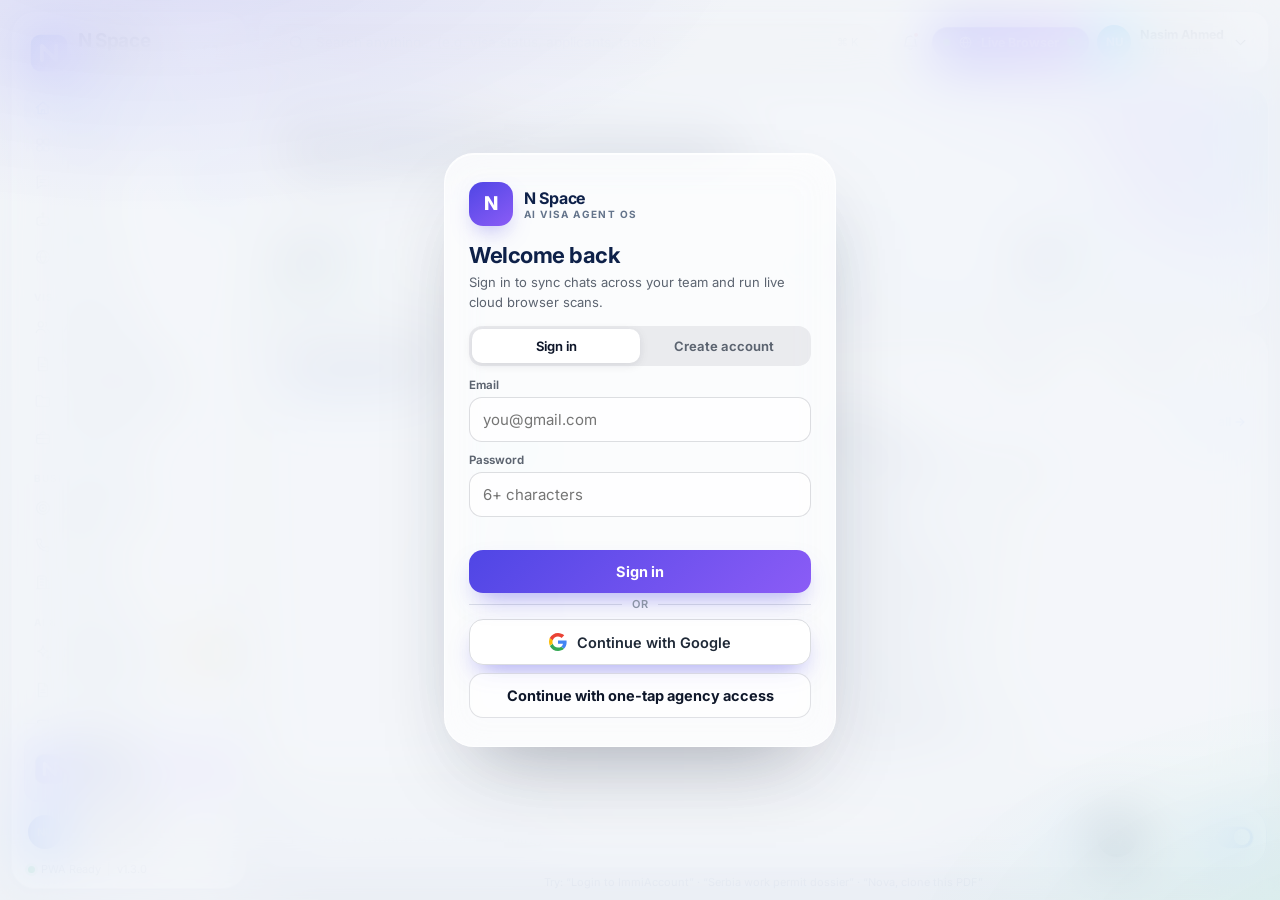
<file: index.html>
<!DOCTYPE html>
<html lang="en" data-theme="light">
<head>
<meta charset="UTF-8" />
<meta name="viewport" content="width=device-width, initial-scale=1, maximum-scale=1, user-scalable=no, viewport-fit=cover" />
<title>N Space — AI Visa Agent Workspace</title>
<meta name="description" content="N Space — Premium AI Agent Operating System for visa operations, recruitment, CRM and document automation." />
<meta name="theme-color" content="#ffffff" />
<meta name="mobile-web-app-capable" content="yes" />
<meta name="apple-mobile-web-app-capable" content="yes" />
<meta name="apple-mobile-web-app-status-bar-style" content="default" />
<meta name="apple-mobile-web-app-title" content="N Space" />
<link rel="manifest" href="manifest.json" />
<link rel="icon" type="image/png" href="icons/icon-192.png" />
<link rel="apple-touch-icon" href="icons/apple-touch-icon.png" />
<link rel="preconnect" href="https://fonts.googleapis.com" />
<link rel="preconnect" href="https://fonts.gstatic.com" crossorigin />
<link href="https://fonts.googleapis.com/css2?family=Inter:wght@400;500;600;700;800&family=Hind+Siliguri:wght@400;500;600&family=Playfair+Display:wght@500;600;700;800&display=swap" rel="stylesheet" />
<link rel="stylesheet" href="styles.css?v=133" />
</head>
<body>

<!-- ===== SVG ICON SPRITE ===== -->
<svg width="0" height="0" style="position:absolute" aria-hidden="true">
  <defs>
    <linearGradient id="lg-brand" x1="0" y1="0" x2="1" y2="1">
      <stop offset="0" stop-color="#2563eb"/><stop offset="1" stop-color="#7c3aed"/>
    </linearGradient>
  </defs>
  <symbol id="i-logo" viewBox="0 0 48 48"><rect x="1" y="1" width="46" height="46" rx="12" fill="url(#lg-brand)"/><path d="M15 33V15l18 18V15" fill="none" stroke="#fff" stroke-width="4.6" stroke-linecap="round" stroke-linejoin="round"/></symbol>
  <symbol id="i-home" viewBox="0 0 24 24"><path d="M3 11.5 12 4l9 7.5"/><path d="M5.5 10v9.5h13V10"/><path d="M10 19.5v-5h4v5"/></symbol>
  <symbol id="i-grid" viewBox="0 0 24 24"><rect x="4" y="4" width="7" height="7" rx="2"/><rect x="13" y="4" width="7" height="7" rx="2"/><rect x="4" y="13" width="7" height="7" rx="2"/><rect x="13" y="13" width="7" height="7" rx="2"/></symbol>
  <symbol id="i-chat" viewBox="0 0 24 24"><path d="M4 6.5A2.5 2.5 0 0 1 6.5 4h11A2.5 2.5 0 0 1 20 6.5v8a2.5 2.5 0 0 1-2.5 2.5H9l-4.5 3.5V6.5Z"/><path d="M8 9h8M8 12.5h5"/></symbol>
  <symbol id="i-bot" viewBox="0 0 24 24"><rect x="4" y="8" width="16" height="11" rx="3"/><path d="M12 8V4.5M12 4.5h.01"/><circle cx="12" cy="4" r="1.4"/><path d="M8.5 13h.01M15.5 13h.01M9.5 16.5h5"/></symbol>
  <symbol id="i-globe" viewBox="0 0 24 24"><circle cx="12" cy="12" r="8.5"/><path d="M3.5 12h17M12 3.5c2.5 2.4 3.7 5.3 3.7 8.5s-1.2 6.1-3.7 8.5c-2.5-2.4-3.7-5.3-3.7-8.5s1.2-6.1 3.7-8.5Z"/></symbol>
  <symbol id="i-users" viewBox="0 0 24 24"><circle cx="9" cy="8.5" r="3.5"/><path d="M3 19.5c.7-3 3-4.5 6-4.5s5.3 1.5 6 4.5"/><path d="M15.5 5.6a3.5 3.5 0 0 1 0 5.8M17.8 15.4c1.7.7 2.8 2 3.2 4.1"/></symbol>
  <symbol id="i-user" viewBox="0 0 24 24"><circle cx="12" cy="8" r="3.8"/><path d="M4.5 20c.8-3.6 3.8-5.5 7.5-5.5s6.7 1.9 7.5 5.5"/></symbol>
  <symbol id="i-file" viewBox="0 0 24 24"><path d="M6 3h8l4 4v14H6Z"/><path d="M14 3v4h4M9 12h6M9 15.5h6"/></symbol>
  <symbol id="i-folder" viewBox="0 0 24 24"><path d="M3 6.5A1.5 1.5 0 0 1 4.5 5h5l2 2.5h8A1.5 1.5 0 0 1 21 9v8.5a1.5 1.5 0 0 1-1.5 1.5h-15A1.5 1.5 0 0 1 3 17.5Z"/></symbol>
  <symbol id="i-case" viewBox="0 0 24 24"><rect x="3.5" y="7.5" width="17" height="12" rx="2.5"/><path d="M9 7.5V6a2 2 0 0 1 2-2h2a2 2 0 0 1 2 2v1.5M3.5 12.5h17"/></symbol>
  <symbol id="i-book" viewBox="0 0 24 24"><path d="M5 4.5A1.5 1.5 0 0 1 6.5 3H19v15.5H6.7A1.7 1.7 0 0 0 5 20.2Z"/><path d="M5 17.5A1.7 1.7 0 0 1 6.7 15.8H19V21H6.5A1.5 1.5 0 0 1 5 19.5Z"/></symbol>
  <symbol id="i-spark" viewBox="0 0 24 24"><path d="M12 3.5 13.8 9 19 11l-5.2 2L12 18.5 10.2 13 5 11l5.2-2Z"/><path d="M19 16.5l.8 2 2 .8-2 .8-.8 2-.8-2-2-.8 2-.8Z"/></symbol>
  <symbol id="i-zap" viewBox="0 0 24 24"><path d="M13 3 5 13.5h5.5L10 21l8-10.5h-5.5Z"/></symbol>
  <symbol id="i-chart" viewBox="0 0 24 24"><path d="M4 4v15.5A1.5 1.5 0 0 0 5.5 21H20"/><path d="M8 16v-4M12 16V8M16 16v-6"/></symbol>
  <symbol id="i-gear" viewBox="0 0 24 24"><circle cx="12" cy="12" r="3.2"/><path d="M12 3v2.4M12 18.6V21M3 12h2.4M18.6 12H21M5.6 5.6l1.7 1.7M16.7 16.7l1.7 1.7M18.4 5.6l-1.7 1.7M7.3 16.7l-1.7 1.7"/></symbol>
  <symbol id="i-search" viewBox="0 0 24 24"><circle cx="11" cy="11" r="6.5"/><path d="m16 16 4.5 4.5"/></symbol>
  <symbol id="i-bell" viewBox="0 0 24 24"><path d="M6 10a6 6 0 0 1 12 0c0 4 1.2 5.5 2 6.5H4c.8-1 2-2.5 2-6.5Z"/><path d="M10 19.5a2.2 2.2 0 0 0 4 0"/></symbol>
  <symbol id="i-sun" viewBox="0 0 24 24"><circle cx="12" cy="12" r="4"/><path d="M12 3v1.8M12 19.2V21M3 12h1.8M19.2 12H21M5.4 5.4l1.3 1.3M17.3 17.3l1.3 1.3M18.6 5.4l-1.3 1.3M6.7 17.3l-1.3 1.3"/></symbol>
  <symbol id="i-moon" viewBox="0 0 24 24"><path d="M20 14.5A8.5 8.5 0 0 1 9.5 4 8.5 8.5 0 1 0 20 14.5Z"/></symbol>
  <symbol id="i-plus" viewBox="0 0 24 24"><path d="M12 5v14M5 12h14"/></symbol>
  <symbol id="i-clip" viewBox="0 0 24 24"><path d="m8 12.5 5.8-5.8a3.2 3.2 0 0 1 4.6 4.5l-7.4 7.4a5 5 0 0 1-7-7.1l7-7"/></symbol>
  <symbol id="i-img" viewBox="0 0 24 24"><rect x="3.5" y="5" width="17" height="14" rx="2.5"/><circle cx="9" cy="10" r="1.6"/><path d="m5 18 5-5 3.5 3.5L17 13l2.5 2.5"/></symbol>
  <symbol id="i-mic" viewBox="0 0 24 24"><rect x="9" y="3.5" width="6" height="10.5" rx="3"/><path d="M6 11a6 6 0 0 0 12 0M12 17v3.5M8.5 20.5h7"/></symbol>
  <symbol id="i-send" viewBox="0 0 24 24"><path d="M4 12 20 4l-4.5 16-3.7-6.3L4 12Z"/><path d="M11.8 13.7 20 4"/></symbol>
  <symbol id="i-mouse" viewBox="0 0 24 24"><rect x="7" y="3.5" width="10" height="17" rx="5"/><path d="M12 7v3.5"/></symbol>
  <symbol id="i-keys" viewBox="0 0 24 24"><rect x="3" y="6.5" width="18" height="11" rx="2"/><path d="M6.5 10h.01M10 10h.01M13.5 10h.01M17 10h.01M7 14h10"/></symbol>
  <symbol id="i-click" viewBox="0 0 24 24"><path d="M6 3.5 18 12l-6.8.8L8.6 19Z"/><path d="M12.5 3.5v2M17 6l-1.5 1.2M19.5 10.5h-2"/></symbol>
  <symbol id="i-scroll" viewBox="0 0 24 24"><path d="M12 3v18M7.5 7 12 3l4.5 4M7.5 17 12 21l4.5-4"/></symbol>
  <symbol id="i-up" viewBox="0 0 24 24"><path d="M12 16.5v-12M7 8.5l5-4 5 4M4.5 20.5h15"/></symbol>
  <symbol id="i-down" viewBox="0 0 24 24"><path d="M12 4v12.5M7 12.5l5 4.5 5-4.5M4.5 20.5h15"/></symbol>
  <symbol id="i-eye" viewBox="0 0 24 24"><path d="M2.5 12S6 5.5 12 5.5 21.5 12 21.5 12 18 18.5 12 18.5 2.5 12 2.5 12Z"/><circle cx="12" cy="12" r="3"/></symbol>
  <symbol id="i-share" viewBox="0 0 24 24"><circle cx="6" cy="12" r="2.6"/><circle cx="17.5" cy="5.5" r="2.6"/><circle cx="17.5" cy="18.5" r="2.6"/><path d="m8.4 10.8 6.8-4M8.4 13.2l6.8 4"/></symbol>
  <symbol id="i-print" viewBox="0 0 24 24"><path d="M7 7.5V4h10v3.5"/><rect x="4" y="7.5" width="16" height="8" rx="2"/><path d="M7 13h10v7H7Z"/></symbol>
  <symbol id="i-refresh" viewBox="0 0 24 24"><path d="M20 12a8 8 0 1 1-2.4-5.7M20 3.5V8h-4.5"/></symbol>
  <symbol id="i-x" viewBox="0 0 24 24"><path d="m6 6 12 12M18 6 6 18"/></symbol>
  <symbol id="i-check" viewBox="0 0 24 24"><path d="m4.5 12.5 5 5L19.5 7"/></symbol>
  <symbol id="i-plane" viewBox="0 0 24 24"><path d="M21 3.5 10.5 14M21 3.5l-6.8 17-2.9-7.9L3.5 9.7Z"/></symbol>
  <symbol id="i-shield" viewBox="0 0 24 24"><path d="M12 3 5 5.8v5.7c0 4.5 3 7.6 7 9.5 4-1.9 7-5 7-9.5V5.8Z"/><path d="m9 11.8 2.2 2.2 3.8-4"/></symbol>
  <symbol id="i-crown" viewBox="0 0 24 24"><path d="m4 17.5-1-9 5.5 4L12 5l3.5 7.5L21 8.5l-1 9Z"/><path d="M4.5 20.5h15"/></symbol>
  <symbol id="i-chev" viewBox="0 0 24 24"><path d="m8 5 7 7-7 7"/></symbol>
  <symbol id="i-chevd" viewBox="0 0 24 24"><path d="m5 8.5 7 7 7-7"/></symbol>
  <symbol id="i-menu" viewBox="0 0 24 24"><path d="M4 7h16M4 12h16M4 17h10"/></symbol>
  <symbol id="i-dots" viewBox="0 0 24 24"><path d="M12 5.5h.01M12 12h.01M12 18.5h.01"/></symbol>
  <symbol id="i-ext" viewBox="0 0 24 24"><path d="M14 4h6v6M20 4l-9 9M9 5H5a1.5 1.5 0 0 0-1.5 1.5v12A1.5 1.5 0 0 0 5 20h12a1.5 1.5 0 0 0 1.5-1.5V15"/></symbol>
  <symbol id="i-expand" viewBox="0 0 24 24"><path d="M4 9V4h5M20 9V4h-5M4 15v5h5M20 15v5h-5"/></symbol>
  <symbol id="i-stop" viewBox="0 0 24 24"><circle cx="12" cy="12" r="8.5"/><rect x="9" y="9" width="6" height="6" rx="1"/></symbol>
  <symbol id="i-play" viewBox="0 0 24 24"><circle cx="12" cy="12" r="8.5"/><path d="m10 8.5 5.5 3.5L10 15.5Z"/></symbol>
  <symbol id="i-pause" viewBox="0 0 24 24"><path d="M9 5v14M15 5v14"/></symbol>
  <symbol id="i-step" viewBox="0 0 24 24"><path d="m5 5 8 7-8 7Z"/><path d="M17 5v14"/></symbol>
  <symbol id="i-wave" viewBox="0 0 24 24"><path d="M4 10v4M8 7v10M12 4.5v15M16 7v10M20 10v4"/></symbol>
  <symbol id="i-trash" viewBox="0 0 24 24"><path d="M4 6.5h16M9.5 6V4h5v2M6.5 6.5l1 14h9l1-14M10 10.5v6M14 10.5v6"/></symbol>
  <symbol id="i-edit" viewBox="0 0 24 24"><path d="M5 19.5 6.2 15 16.5 4.7a1.8 1.8 0 0 1 2.5 2.6L8.8 17.6Z"/><path d="M14.8 6.4l2.8 2.8"/></symbol>
  <symbol id="i-clock" viewBox="0 0 24 24"><circle cx="12" cy="12" r="8.5"/><path d="M12 7.5V12l3 2"/></symbol>
  <symbol id="i-target" viewBox="0 0 24 24"><circle cx="12" cy="12" r="8.5"/><circle cx="12" cy="12" r="4.5"/><circle cx="12" cy="12" r="1"/></symbol>
  <symbol id="i-building" viewBox="0 0 24 24"><path d="M5 21V5.5A1.5 1.5 0 0 1 6.5 4h8A1.5 1.5 0 0 1 16 5.5V21M16 9.5h2.5A1.5 1.5 0 0 1 20 11v10M3.5 21h17"/><path d="M8.5 8h4M8.5 12h4M8.5 16h4"/></symbol>
  <symbol id="i-phone" viewBox="0 0 24 24"><path d="M5 4h4l1.5 4.5-2.3 1.8a13 13 0 0 0 5.5 5.5l1.8-2.3L20 15v4a1.5 1.5 0 0 1-1.6 1.5C10 19.8 4.2 14 3.5 5.6A1.5 1.5 0 0 1 5 4Z"/></symbol>
</svg>

<div class="bg-glow" aria-hidden="true"></div>

<div id="app" class="app">

  <!-- ============ LEFT SIDEBAR ============ -->
  <aside id="sidebar" class="sidebar glass" aria-label="Primary">
    <div class="brand">
      <svg class="brand-logo"><use href="#i-logo"/></svg>
      <div class="brand-text">
        <strong>N&nbsp;Space</strong>
        <span>AI Visa Agent Workspace</span>
      </div>
      <button class="icon-btn brand-expand" title="Workspace" aria-label="Workspace"><svg class="ic"><use href="#i-expand"/></svg></button>
    </div>

    <nav id="mainNav" class="nav">
      <button class="nav-item active" data-view="home"><svg class="ic"><use href="#i-home"/></svg><span>Home</span></button>
      <button class="nav-item" data-view="dashboard"><svg class="ic"><use href="#i-grid"/></svg><span>Dashboard</span></button>
      <button class="nav-item" data-view="chats"><svg class="ic"><use href="#i-chat"/></svg><span>Chats</span><em class="badge" id="chatBadge">3</em></button>
      <button class="nav-item" data-view="agents"><svg class="ic"><use href="#i-bot"/></svg><span>Agents</span></button>
      <button class="nav-item" data-view="browser"><svg class="ic"><use href="#i-globe"/></svg><span>Browser</span></button>

      <p class="nav-label">Visa Operations</p>
      <button class="nav-item" data-view="applicants"><svg class="ic"><use href="#i-users"/></svg><span>Applicants</span></button>
      <button class="nav-item" data-view="applications"><svg class="ic"><use href="#i-file"/></svg><span>Visa Applications</span></button>
      <button class="nav-item" data-view="documents"><svg class="ic"><use href="#i-folder"/></svg><span>Document Center</span></button>
      <button class="nav-item" data-view="cases"><svg class="ic"><use href="#i-case"/></svg><span>Visa Cases</span></button>

      <p class="nav-label">Business &amp; CRM</p>
      <button class="nav-item" data-view="recruitment"><svg class="ic"><use href="#i-target"/></svg><span>Recruitment</span></button>
      <button class="nav-item" data-view="crm"><svg class="ic"><use href="#i-phone"/></svg><span>CRM</span></button>
      <button class="nav-item" data-view="partners"><svg class="ic"><use href="#i-building"/></svg><span>Partners</span></button>

      <p class="nav-label">AI &amp; Knowledge</p>
      <button class="nav-item" data-view="nova"><svg class="ic"><use href="#i-spark"/></svg><span>Nova Studio</span><em class="badge gold">PDF</em></button>
      <button class="nav-item" data-view="pdf"><svg class="ic"><use href="#i-file"/></svg><span>PDF Center</span></button>
      <button class="nav-item" data-view="knowledge" title="Knowledge — visa guides & SOPs your agents read before answering"><svg class="ic"><use href="#i-book"/></svg><span>Knowledge</span></button>
      <button class="nav-item" data-view="skills" title="Skills — reusable agent capabilities you switch on for the whole team"><svg class="ic"><use href="#i-spark"/></svg><span>Skills</span></button>
      <button class="nav-item" data-view="automations"><svg class="ic"><use href="#i-zap"/></svg><span>Automations</span></button>

      <p class="nav-label">Analytics &amp; Reports</p>
      <button class="nav-item" data-view="reports"><svg class="ic"><use href="#i-chart"/></svg><span>Reports</span></button>
      <button class="nav-item" data-view="settings"><svg class="ic"><use href="#i-gear"/></svg><span>Settings</span></button>
        <button class="nav-item" id="sideTheme" title="Toggle theme"><svg class="ic"><use href="#i-moon"/></svg><span>Theme</span><em class="badge" id="themeBadge">Light</em></button>
    </nav>

    <div class="side-foot">
      <div class="plan-card">
        <span class="plan-ic"><svg class="ic"><use href="#i-logo"/></svg></span>
        <div><strong>N Space Workspace</strong><span>Premium Plan</span></div>
        <em class="pro">Pro</em>
      </div>
      <div class="side-user">
        <span class="avatar" style="--av:#2563eb">NU</span>
        <div><strong>Nasim Ahmed</strong><span>Administrator</span></div>
        <button class="icon-btn" data-goto="settings" aria-label="Account settings"><svg class="ic"><use href="#i-gear"/></svg></button>
      </div>
      <div class="pwa-line"><span class="dot-live"></span> PWA Ready <span class="sep">|</span> v1.3.0
        <button id="installBtn" class="install-btn" hidden>Install App</button>
      </div>
    </div>
  </aside>
  <div id="scrim" class="scrim" hidden></div>

  <!-- ============ CENTER ============ -->
  <main class="center">
    <header class="topbar glass">
      <button id="menuBtn" class="icon-btn only-mobile" aria-label="Open menu"><svg class="ic"><use href="#i-menu"/></svg></button>
      <button id="cmdkBtn" class="searchbox" aria-label="Search (Command K)">
        <svg class="ic"><use href="#i-search"/></svg>
        <span>Search anything… (e.g. visa status, applicants, tasks)</span>
        <kbd>⌘ K</kbd>
      </button>
      <div class="top-actions">
        <div class="bell-wrap">
          <button id="bellBtn" class="icon-btn" aria-label="Notifications"><svg class="ic"><use href="#i-bell"/></svg><span class="bell-dot"></span></button>
          <div id="bellPop" class="pop glass-strong" hidden>
            <h4>Notifications</h4>
            <div class="pop-item"><span class="mini-ic blue"><svg class="ic"><use href="#i-plane"/></svg></span><div><b>Visa Agent</b><p>Subclass 500 checklist ready for Md. Ariful Islam</p><small>4 min ago</small></div></div>
            <div class="pop-item"><span class="mini-ic green"><svg class="ic"><use href="#i-check"/></svg></span><div><b>Case approved</b><p>Visitor visa (600) — Fatema Begum</p><small>1 hr ago</small></div></div>
            <div class="pop-item"><span class="mini-ic amber"><svg class="ic"><use href="#i-clock"/></svg></span><div><b>Reminder</b><p>Medical exam expires in 6 days — Tanvir Hasan</p><small>3 hr ago</small></div></div>
          </div>
        </div>
        <button id="liveToggle" class="live-toggle" title="Live Browser preview" aria-label="Live Browser preview"><svg class="ic"><use href="#i-globe"/></svg><span>Live Browser</span><span class="lt-dot"></span></button>
        <button class="profile-chip" data-goto="settings">
          <span class="avatar" style="--av:#0ea5e9">NU</span>
          <span class="pc-text"><strong>Nasim Ahmed</strong><small>Administrator</small></span>
          <svg class="ic sm"><use href="#i-chevd"/></svg>
        </button>
      </div>
    </header>

    <div id="centerScroll" class="center-scroll">

      <!-- ===== HOME VIEW ===== -->
      <section id="view-home" class="view">
        <div class="hero quiet glass">
          <div class="hero-content">
            <p class="hero-hello" id="greeting">Good morning, Nasim Ahmed 👋</p>
            <h1>Your AI Visa Agent Workspace</h1>
            <p class="hero-sub">Automate visa processes, manage applicants, and get things done with AI agents.</p>
          </div>
          <div class="quiet-stats">
            <div class="qstat"><small>Total Applicants</small><p><b id="statApplicants">248</b><em class="up">↑ 12%</em></p><span>vs. last 30 days</span></div>
            <div class="qstat"><small>Active Applications</small><p><b id="statActive">156</b><em class="up">↑ 18%</em></p><span>vs. last 30 days</span></div>
            <div class="qstat"><small>Completed Visas</small><p><b id="statDone">89</b><em class="up">↑ 24%</em></p><span>vs. last 30 days</span></div>
            <div class="qstat"><small>Countries</small><p><b>12</b><em class="up">↑ 2 new</em></p><span>this month</span></div>
          </div>
        </div>

        <div class="card workspace-card glass">
          <div class="card-head">
            <div>
              <h2>AI Agent Workspace</h2>
              <p class="working-pill"><span class="dot-live blue"></span><span id="maestroState">Maestro is working</span></p>
            </div>
            <div class="head-actions">
              <button class="btn ghost" data-goto="skills"><span id="skillCount">2 Skills</span><svg class="ic sm"><use href="#i-chevd"/></svg></button>
              <button class="btn ghost" id="newTaskBtn"><svg class="ic sm"><use href="#i-plus"/></svg> New Task</button>
              <button class="icon-btn" data-goto="agents" aria-label="All agents"><svg class="ic"><use href="#i-dots"/></svg></button>
            </div>
          </div>

          <div class="workspace-grid">
            <div class="orbit-wrap">
              <div class="orbit" id="orbit">
                <div class="ring r1"></div><div class="ring r2"></div>
                <div class="orbit-center"><svg><use href="#i-logo"/></svg></div>
                <!-- agent nodes injected by JS -->
              </div>
              <p class="orbit-hint" id="orbitHint">Tap an agent to inspect · Maestro coordinates all agents in real time</p>
            </div>

            <div class="activity-col">
              <div class="col-head"><h3>Recent Activity</h3><button class="link" data-goto="dashboard">View all →</button></div>
              <ul id="activityList" class="activity-list"></ul>
            </div>
          </div>

          <div class="bottom-grid">
            <div>
              <h3 class="sub-head">Quick Actions</h3>
              <div class="quick-row">
                <button class="quick" data-action="new-application"><span><svg class="ic"><use href="#i-plus"/></svg></span>New Application</button>
                <button class="quick" data-action="upload-docs"><span><svg class="ic"><use href="#i-up"/></svg></span>Upload Documents</button>
                <button class="quick" data-action="check-status"><span><svg class="ic"><use href="#i-search"/></svg></span>Check Visa Status</button>
                <button class="quick" data-action="create-report"><span><svg class="ic"><use href="#i-chart"/></svg></span>Create Report</button>
                <button class="quick" data-action="browser-task"><span><svg class="ic"><use href="#i-globe"/></svg></span>AI Browser Task</button>
              </div>
            </div>
            <div>
              <div class="col-head"><h3 class="sub-head no-m">Case Status</h3><button class="link" data-goto="cases">View all →</button></div>
              <div class="case-bar"><i style="--w:53%;--c:#2f7bff"></i><i style="--w:19%;--c:#ffb020"></i><i style="--w:28%;--c:#22c07a"></i></div>
              <div class="case-legend">
                <span><i class="lg blue"></i><div><small class="blue-t">In Progress</small><b id="lgProgress">23</b></div></span>
                <span><i class="lg amber"></i><div><small class="amber-t">Waiting</small><b id="lgWaiting">8</b></div></span>
                <span><i class="lg green"></i><div><small class="green-t">Completed</small><b id="lgDone">12</b></div></span>
              </div>
            </div>
          </div>
        </div>
      </section>

      <!-- ===== DYNAMIC MODULE VIEW ===== -->
      <section id="view-dynamic" class="view" hidden></section>
    </div>

    <!-- ===== CHAT INPUT (fixed bottom) ===== -->
    <div class="chatbar-wrap">
      <div id="attachPreview" class="attach-preview" hidden></div>
      <div class="chatbar glass-strong">
        <button id="plusBtn" class="round-btn" aria-label="Add"><svg class="ic"><use href="#i-plus"/></svg></button>
        <input id="chatInput" type="text" placeholder="Ask N Space AI Agent anything…" autocomplete="off" enterkeyhint="send" />
        <div class="chat-tools">
          <button id="attachBtn" class="tool-btn" title="Attach file" aria-label="Attach file"><svg class="ic"><use href="#i-clip"/></svg></button>
          <button id="imageBtn" class="tool-btn" title="Upload image" aria-label="Upload image"><svg class="ic"><use href="#i-img"/></svg></button>
          <button id="micBtn" class="tool-btn" title="Voice input" aria-label="Voice input"><svg class="ic"><use href="#i-mic"/></svg></button>
          <button id="langBtn" class="lang-btn" title="Voice language: Bangla / English">বাংলা</button>
        </div>
        <button id="sendBtn" class="send-btn" aria-label="Send"><svg class="ic"><use href="#i-send"/></svg></button>
        <div class="voice-toggle">
          <svg class="ic sm"><use href="#i-wave"/></svg><span>Voice</span>
          <button id="voiceOutBtn" class="switch on" role="switch" aria-checked="true" aria-label="Voice replies"><i></i></button>
        </div>
      </div>
      <p class="chat-hint" id="chatHint">Try: “Login to ImmiAccount” · “Serbia work permit dossier” · “Nova, clone this PDF”</p>
      <input type="file" id="fileInput" hidden multiple />
      <input type="file" id="imageInput" hidden accept="image/*" />
    </div>
  </main>

  <!-- ============ RIGHT: LIVE BROWSER PREVIEW ============ -->
  <aside id="rightPanel" class="right-panel glass" aria-label="Live browser preview">
    <div class="rp-head">
      <span class="rp-title"><span class="rp-ic"><svg class="ic"><use href="#i-globe"/></svg></span> Live Browser Preview</span>
      <span class="live-pill"><i></i>Live</span>
      <button class="icon-btn sm2" id="rpExtBtn" title="Open site" aria-label="Open site"><svg class="ic sm"><use href="#i-ext"/></svg></button>
      <button class="icon-btn sm2" id="rpRefreshBtn" title="Reload" aria-label="Reload"><svg class="ic sm"><use href="#i-refresh"/></svg></button>
      <button class="icon-btn sm2" id="rpFullBtn" title="Full screen preview" aria-label="Full screen preview"><svg class="ic sm"><use href="#i-expand"/></svg></button>
      <button class="icon-btn sm2 only-narrow" id="rpCloseBtn" aria-label="Close preview"><svg class="ic sm"><use href="#i-x"/></svg></button>
    </div>

    <div class="session-row">
      <label class="session-field"><svg class="ic sm"><use href="#i-folder"/></svg><select id="sessionSelect" aria-label="Browser session"></select></label>
      <button id="sessionNewBtn" class="btn ghost sm"><svg class="ic sm"><use href="#i-plus"/></svg> Session</button>
    </div>

    <div class="urlbar">
      <button class="icon-btn sm2" aria-label="Back"><svg class="ic sm flip"><use href="#i-chev"/></svg></button>
      <button class="icon-btn sm2" aria-label="Forward"><svg class="ic sm"><use href="#i-chev"/></svg></button>
      <div class="url-field"><svg class="ic sm lock"><use href="#i-shield"/></svg><input id="urlInput" value="https://www.gov.au/immiaccount" spellcheck="false" /></div>
      <button class="icon-btn sm2" id="urlGoBtn" aria-label="Go"><svg class="ic sm"><use href="#i-refresh"/></svg></button>
    </div>

    <div class="browser-stage" id="browserStage">
      <div class="site" id="siteMock">
        <div class="site-top">
          <div class="site-crest">🦘</div>
          <div><b>Australian Government</b><span>Department of Home Affairs</span></div>
        </div>
        <div class="site-hero">
          <img src="assets/hero-sydney.jpg" alt="Hong Kong" />
          <div class="site-hero-txt">
            <h3>ImmiAccount</h3>
            <p>Secure. Simple. Online.<br/>Access your visa and citizenship services.</p>
            <div class="site-cta">
              <button id="siteSignIn" class="site-signin">Sign In</button>
              <a href="#" onclick="return false">Create an account</a>
            </div>
          </div>
        </div>
        <form class="site-form" id="siteForm" hidden>
          <h4>Sign in to ImmiAccount</h4>
          <label>Username<input id="siteUser" type="text" placeholder="" autocomplete="off"/></label>
          <label>Password<input id="sitePass" type="password" placeholder="••••••••"/></label>
          <button type="button" id="siteNext" class="site-signin">Next</button>
          <p class="site-ok" id="siteOk" hidden>✓ Signed in — Welcome back, Nasim Ahmed.</p>
        </form>
      </div>
      <div id="fakeCursor" class="fake-cursor" hidden>
        <svg viewBox="0 0 24 24"><path d="M5 3l14 8-6.5 1L9 19z" fill="#111" stroke="#fff" stroke-width="1.4"/></svg>
        <em>Browser Agent</em>
      </div>
    </div>

    <div class="action-strip" id="actionStrip">
      <button data-act="mouse"><svg class="ic"><use href="#i-mouse"/></svg>Mouse</button>
      <button data-act="typing"><svg class="ic"><use href="#i-keys"/></svg>Typing</button>
      <button data-act="click" class="sel"><svg class="ic"><use href="#i-click"/></svg>Click</button>
      <button data-act="scroll"><svg class="ic"><use href="#i-scroll"/></svg>Scroll</button>
      <button data-act="upload"><svg class="ic"><use href="#i-up"/></svg>Upload</button>
      <button data-act="download"><svg class="ic"><use href="#i-down"/></svg>Download</button>
    </div>

    <div class="task-row">
      <div class="task-meta">
        <p><b>Task:</b> <span id="taskName">Login to ImmiAccount</span> <span id="taskStep" class="task-step">0/7</span></p>
        <div class="task-bar"><i id="taskBarFill" style="width:0%"></i></div>
      </div>
      <span class="transport">
        <button id="taskPlayBtn" class="btn primary sm"><svg class="ic sm" id="taskPlayIcon"><use href="#i-play"/></svg><span id="taskPlayLabel">Run</span></button>
        <button id="taskStepBtn" class="btn ghost sm" title="Run a single step"><svg class="ic sm"><use href="#i-step"/></svg>Step</button>
        <button id="taskReplayBtn" class="icon-btn sm2" title="Replay task" aria-label="Replay task"><svg class="ic sm"><use href="#i-refresh"/></svg></button>
        <button id="taskStopBtn" class="btn stop sm" disabled><svg class="ic sm"><use href="#i-stop"/></svg>Stop</button>
      </span>
    </div>

    <div class="log-card">
      <div class="log-tabs">
        <button class="ltab active" data-tab="exec">Execution Log</button>
        <button class="ltab" data-tab="console">Console</button>
        <button class="ltab" data-tab="details">Details</button>
      </div>
      <ul id="execLog" class="exec-log"></ul>
      <div id="consoleLog" class="exec-log mono" hidden></div>
      <div id="detailsLog" class="exec-log" hidden>
        <p class="detail"><span>Engine</span><b>Browser Agent · Chromium (sandbox)</b></p>
        <p class="detail"><span>Viewport</span><b>1280 × 800 · DPR 2</b></p>
        <p class="detail"><span>Integration</span><b id="detailIntegration">Simulation mode — add Browser Use key in Settings</b></p>
        <p class="detail"><span>Active Session</span><b id="detailSession">—</b></p>
      </div>
    </div>

    <div class="rp-pdf">
      <div class="col-head"><h3>PDF Center</h3><button class="link" data-goto="pdf">View all →</button></div>
      <div id="pdfMiniList"></div>
    </div>

  </aside>
</div>

<!-- Mobile browser FAB -->


<!-- ===== COMMAND PALETTE ===== -->
<div id="cmdk" class="modal-wrap" hidden>
  <div class="modal glass-strong cmdk-box">
    <div class="cmdk-search"><svg class="ic"><use href="#i-search"/></svg><input id="cmdkInput" placeholder="Search pages, applicants, agents, actions…" /><kbd>ESC</kbd></div>
    <div id="cmdkResults" class="cmdk-results"></div>
  </div>
</div>

<!-- ===== GENERIC MODAL ===== -->
<div id="modal" class="modal-wrap" hidden>
  <div class="modal glass-strong">
    <div class="modal-head"><h3 id="modalTitle">Title</h3><button class="icon-btn" id="modalClose" aria-label="Close"><svg class="ic"><use href="#i-x"/></svg></button></div>
    <div id="modalBody" class="modal-body"></div>
    <div id="modalFoot" class="modal-foot"></div>
  </div>
</div>

<!-- Toast -->
<div id="toast" class="toast glass-strong" hidden></div>

<!-- Offline banner -->
<div id="offlineBanner" class="offline-banner" hidden>📡 You're offline — N Space keeps working with saved data. Changes sync when reconnected.</div>

<script src="vendor/qrcode.js?v=133"></script>
<script src="app.js?v=133"></script>
<link rel="stylesheet" href="auth.css?v=133">
<script src="auth.js?v=133"></script>
</body>
</html>
</file>
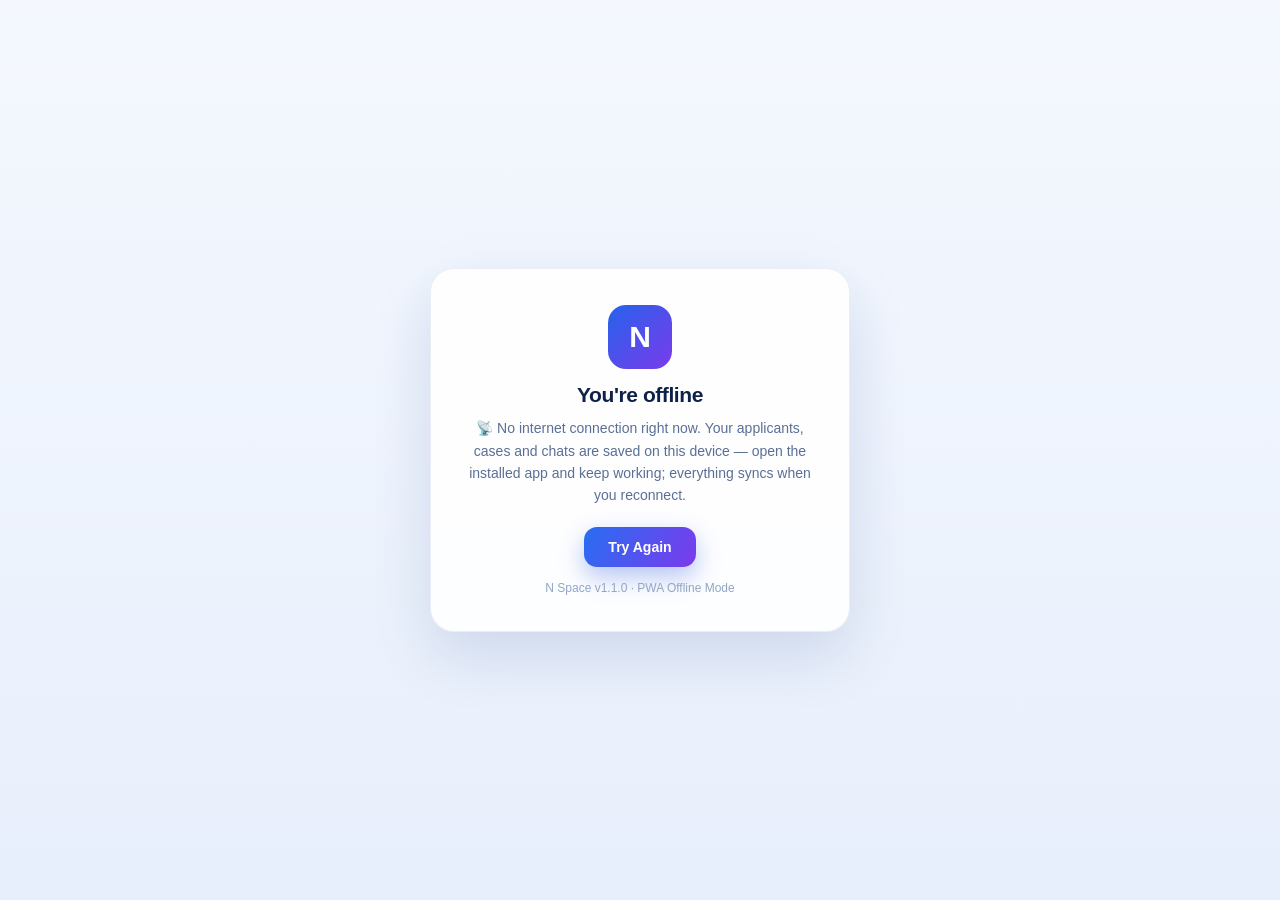
<file: offline.html>
<!DOCTYPE html>
<html lang="en">
<head>
<meta charset="UTF-8" />
<meta name="viewport" content="width=device-width, initial-scale=1" />
<title>N Space — Offline</title>
<meta name="theme-color" content="#ffffff" />
<style>
  *{margin:0;box-sizing:border-box;font-family:-apple-system,'Segoe UI',Inter,sans-serif}
  body{min-height:100dvh;display:grid;place-items:center;background:linear-gradient(180deg,#f4f8fe,#e8effc);color:#0e2149;padding:20px}
  .card{background:rgba(255,255,255,.9);border:1px solid rgba(15,45,110,.08);border-radius:24px;box-shadow:0 24px 60px rgba(23,55,130,.14);padding:36px 30px;text-align:center;max-width:420px}
  .logo{width:64px;height:64px;margin:0 auto 14px;border-radius:18px;background:linear-gradient(135deg,#2563eb,#7c3aed);display:grid;place-items:center;color:#fff;font-size:30px;font-weight:800}
  h1{font-size:21px;letter-spacing:-.02em}
  p{color:#5a6f95;font-size:14px;line-height:1.6;margin:10px 0 20px}
  button{background:linear-gradient(120deg,#276ef1,#7c3aed);color:#fff;border:none;font-size:14px;font-weight:700;border-radius:13px;padding:12px 24px;cursor:pointer;box-shadow:0 10px 24px rgba(50,90,220,.35)}
  small{display:block;margin-top:14px;color:#93a5c6;font-size:12px}
</style>
</head>
<body>
  <div class="card">
    <div class="logo">N</div>
    <h1>You're offline</h1>
    <p>📡 No internet connection right now. Your applicants, cases and chats are saved on this device — open the installed app and keep working; everything syncs when you reconnect.</p>
    <button onclick="location.reload()">Try Again</button>
    <small>N Space v1.1.0 · PWA Offline Mode</small>
  </div>
</body>
</html>
</file>
<file: styles.css>
/* ============================================================
   N SPACE — Premium AI Agent OS
   Symphony-clean white · Apple Liquid Glass · Manus workspace
   ============================================================ */
:root{
  --bg:#eceff3;
  --panel:rgba(255,255,255,.78);
  --panel-strong:rgba(255,255,255,.92);
  --stroke:rgba(15,45,110,.08);
  --stroke-soft:rgba(15,45,110,.055);
  --ink:#0e2149;
  --ink-2:#43598a;
  --muted:#8494b8;
  --blue:#276ef1;
  --blue-deep:#1a55d6;
  --blue-soft:#e8f1ff;
  --violet:#7c3aed;
  --green:#17b978;
  --green-soft:#e3f7ee;
  --amber:#f59e0b;
  --amber-soft:#fef3df;
  --rose:#f0446c;
  --rose-soft:#ffe9ef;
  --sky:#0ea5e9;
  --sky-soft:#e2f4fe;
  --shadow:0 10px 34px rgba(23,55,130,.08), 0 2px 8px rgba(23,55,130,.05);
  --shadow-lg:0 24px 60px rgba(23,55,130,.16);
  --r:20px; --r-sm:14px; --r-xs:10px;
  --font:'Inter',-apple-system,BlinkMacSystemFont,'Segoe UI','Hind Siliguri',sans-serif;
}
[data-theme="dark"]{
  --bg:#0a1122; --panel:rgba(18,28,55,.78); --panel-strong:rgba(20,31,61,.94);
  --stroke:rgba(150,180,255,.16); --stroke-soft:rgba(150,180,255,.09);
  --ink:#eef3ff; --ink-2:#b6c4e6; --muted:#8295bd;
  --blue-soft:rgba(39,110,241,.18); --green-soft:rgba(23,185,120,.15);
  --amber-soft:rgba(245,158,11,.15); --rose-soft:rgba(240,68,108,.15); --sky-soft:rgba(14,165,233,.15);
  --shadow:0 10px 34px rgba(0,0,0,.35);
}
*{margin:0;padding:0;box-sizing:border-box}
/* The hidden attribute must always win over component display rules
   (.modal-wrap grid, .toast flex, .site-form grid…) — prevents overlays
   from appearing on load. */
[hidden]{display:none!important}
html,body{height:100%}
body{
  font-family:var(--font); background:var(--bg); color:var(--ink);
  -webkit-font-smoothing:antialiased; overflow:hidden; font-size:14px;
}
button{font-family:inherit;cursor:pointer;border:none;background:none;color:inherit}
input,select,textarea{font-family:inherit;color:inherit}
a{color:var(--blue)}
::selection{background:#c9ddff}
.ic{width:19px;height:19px;fill:none;stroke:currentColor;stroke-width:1.7;stroke-linecap:round;stroke-linejoin:round;flex:none}
.ic.sm{width:15px;height:15px}
.ic.flip{transform:scaleX(-1)}
use{pointer-events:none}

/* ambient background glow */
.bg-glow{position:fixed;inset:0;pointer-events:none;z-index:0;
  background:linear-gradient(180deg,#f3f5f8 0%,#e9edf2 100%);}
[data-theme="dark"] .bg-glow{background:
    radial-gradient(700px 420px at 12% -5%, rgba(64,140,255,.22), transparent 60%),
    radial-gradient(800px 500px at 88% -10%, rgba(150,110,255,.18), transparent 60%),
    linear-gradient(180deg,#0b1429,#070d1d);}

.glass{background:var(--panel);backdrop-filter:blur(18px) saturate(1.5);-webkit-backdrop-filter:blur(18px) saturate(1.5);border:1px solid var(--stroke)}
.glass-strong{background:var(--panel-strong);backdrop-filter:blur(22px) saturate(1.6);-webkit-backdrop-filter:blur(22px) saturate(1.6);border:1px solid var(--stroke)}

/* ============ APP GRID ============ */
.app{position:relative;z-index:1;display:grid;grid-template-columns:224px minmax(0,1fr) clamp(450px,34vw,600px);gap:11px;height:100dvh;padding:11px}

/* ============ SIDEBAR ============ */
.sidebar{border-radius:24px;box-shadow:var(--shadow);display:flex;flex-direction:column;padding:16px 12px 12px;min-height:0}
.brand{display:flex;align-items:center;gap:10px;padding:2px 6px 14px}
.brand-logo{width:38px;height:38px;filter:drop-shadow(0 6px 14px rgba(50,90,220,.35))}
.brand-text{line-height:1.12;flex:1}
.brand-text strong{font-size:19px;letter-spacing:-.02em;color:var(--ink)}
.brand-text span{display:block;font-size:10.5px;color:var(--muted);margin-top:1px}
.brand-expand{opacity:.55}
.nav{flex:1;overflow-y:auto;padding-right:2px;scrollbar-width:thin}
.nav::-webkit-scrollbar{width:0}
.nav-item{display:flex;align-items:center;gap:11px;width:100%;padding:9px 10px;border-radius:11px;font-size:13.5px;font-weight:500;color:var(--ink-2);text-align:left;transition:.18s;margin-bottom:1px}
.nav-item .ic{width:18px;height:18px;stroke-width:1.6;color:#7186ae;transition:.18s}
.nav-item:hover{background:rgba(39,110,241,.07);color:var(--ink)}
.nav-item.active{background:var(--blue-soft);color:var(--blue-deep);font-weight:600}
.nav-item.active .ic{color:var(--blue)}
.nav-label{font-size:10px;font-weight:700;letter-spacing:.11em;text-transform:uppercase;color:var(--muted);margin:16px 10px 6px}
.badge{margin-left:auto;font-style:normal;font-size:10.5px;font-weight:700;background:var(--blue);color:#fff;min-width:19px;height:19px;border-radius:10px;display:grid;place-items:center;padding:0 5px}
.side-foot{border-top:1px solid var(--stroke-soft);padding-top:12px;display:grid;gap:10px}
.plan-card{display:flex;align-items:center;gap:9px;background:linear-gradient(120deg,rgba(39,110,241,.10),rgba(124,58,237,.10));border:1px solid var(--stroke-soft);border-radius:14px;padding:9px 10px}
.plan-ic svg{width:30px;height:30px;display:block}
.plan-card strong{font-size:12.5px;display:block;line-height:1.15}
.plan-card span{font-size:11px;color:var(--muted)}
.pro{margin-left:auto;font-style:normal;font-size:10px;font-weight:700;color:var(--violet);border:1.4px solid rgba(124,58,237,.5);border-radius:20px;padding:2px 8px}
.side-user{display:flex;align-items:center;gap:9px;padding:2px 4px}
.side-user strong{font-size:13px;display:block;line-height:1.15}
.side-user span{font-size:11px;color:var(--muted)}
.side-user .icon-btn{margin-left:auto;opacity:.6}
.avatar{width:34px;height:34px;border-radius:50%;background:var(--av,#2563eb);color:#fff;font-size:11.5px;font-weight:700;display:grid;place-items:center;flex:none;box-shadow:inset 0 -6px 12px rgba(0,0,0,.15)}
.pwa-line{display:flex;align-items:center;gap:6px;font-size:11px;color:var(--muted);padding:0 4px}
.pwa-line .sep{opacity:.5}
.dot-live{width:7px;height:7px;border-radius:50%;background:var(--green);box-shadow:0 0 0 3px rgba(23,185,120,.18);animation:pulse 2s infinite}
.dot-live.blue{background:var(--blue);box-shadow:0 0 0 3px rgba(39,110,241,.18)}
@keyframes pulse{0%,100%{transform:scale(1)}50%{transform:scale(1.25)}}
.install-btn{margin-left:auto;font-size:11px;font-weight:700;color:#fff;background:linear-gradient(120deg,var(--blue),var(--violet));padding:5px 11px;border-radius:20px;box-shadow:0 6px 16px rgba(50,90,220,.35)}

/* ============ CENTER ============ */
.center{display:flex;flex-direction:column;min-width:0;min-height:0;gap:12px}
.topbar{border-radius:18px;box-shadow:var(--shadow);display:flex;align-items:center;gap:12px;padding:9px 12px}
.searchbox{flex:1;display:flex;align-items:center;gap:10px;background:rgba(255,255,255,.65);border:1px solid var(--stroke-soft);border-radius:13px;padding:9px 13px;color:var(--muted);font-size:13px;text-align:left;min-width:0;transition:.18s}
[data-theme="dark"] .searchbox{background:rgba(255,255,255,.05)}
.searchbox:hover{border-color:rgba(39,110,241,.35);box-shadow:0 0 0 4px rgba(39,110,241,.08)}
.searchbox span{white-space:nowrap;overflow:hidden;text-overflow:ellipsis;flex:1}
.searchbox kbd,.cmdk-search kbd{font-family:inherit;font-size:11px;background:rgba(20,50,120,.07);border:1px solid var(--stroke-soft);border-bottom-width:2px;border-radius:6px;padding:2px 7px;color:var(--ink-2)}
.top-actions{display:flex;align-items:center;gap:4px}
.icon-btn{width:36px;height:36px;border-radius:11px;display:grid;place-items:center;color:var(--ink-2);position:relative;transition:.15s;flex:none}
.icon-btn:hover{background:rgba(39,110,241,.09);color:var(--blue-deep)}
.icon-btn.sm2{width:28px;height:28px;border-radius:8px}
.bell-dot{position:absolute;top:7px;right:8px;width:8px;height:8px;border-radius:50%;background:#ff4d5e;border:2px solid #fff}
.bell-wrap{position:relative}
.pop{position:absolute;right:0;top:calc(100% + 10px);width:330px;border-radius:18px;box-shadow:var(--shadow-lg);padding:14px;z-index:60;animation:pop .18s ease}
.pop h4{font-size:14px;margin-bottom:10px}
@keyframes pop{from{opacity:0;transform:translateY(-5px) scale(.98)}to{opacity:1;transform:none}}
.pop-item{display:flex;gap:10px;padding:9px 6px;border-radius:12px}
.pop-item:hover{background:rgba(39,110,241,.05)}
.pop-item b{font-size:12.5px}.pop-item p{font-size:12px;color:var(--ink-2);margin:1px 0}.pop-item small{color:var(--muted);font-size:11px}
.profile-chip{display:flex;align-items:center;gap:9px;padding:4px 8px 4px 4px;border-radius:30px;transition:.15s}
.profile-chip:hover{background:rgba(39,110,241,.08)}
.pc-text{text-align:left;line-height:1.12}
.pc-text strong{font-size:12.5px;display:block}.pc-text small{font-size:11px;color:var(--muted)}

.center-scroll{flex:1;overflow-y:auto;min-height:0;border-radius:24px;padding-bottom:6px;scrollbar-width:thin;scrollbar-color:rgba(60,100,190,.3) transparent}
.center-scroll::-webkit-scrollbar{width:5px}.center-scroll::-webkit-scrollbar-thumb{background:rgba(60,100,190,.28);border-radius:4px}
.view{animation:viewIn .3s ease}
@keyframes viewIn{from{opacity:0;transform:translateY(6px)}to{opacity:1;transform:none}}

/* hero */
.hero{position:relative;border-radius:24px;box-shadow:var(--shadow);overflow:hidden;padding:24px 26px 18px;margin-bottom:14px;border:1px solid var(--stroke)}
.hero-img{position:absolute;inset:0;width:100%;height:100%;object-fit:cover;object-position:70% 40%}
.hero-fade{position:absolute;inset:0;background:linear-gradient(90deg,rgba(255,255,255,.96) 0%,rgba(255,255,255,.82) 34%,rgba(255,255,255,.25) 62%,rgba(255,255,255,0) 80%),linear-gradient(0deg,rgba(255,255,255,.92),rgba(255,255,255,0) 45%)}
[data-theme="dark"] .hero-fade{background:linear-gradient(90deg,rgba(10,20,45,.94),rgba(10,20,45,.6) 45%,rgba(10,20,45,.1) 80%),linear-gradient(0deg,rgba(10,20,45,.9),transparent 50%)}
.hero-content{position:relative;max-width:560px}
.hero-hello{font-size:13.5px;font-weight:600;color:var(--ink-2)}
.hero h1{font-size:clamp(24px,3vw,34px);letter-spacing:-.025em;margin:5px 0 7px;color:#0d2050}
[data-theme="dark"] .hero h1{color:#fff}
.hero-sub{font-size:13.5px;color:var(--ink-2)}
.stats{position:relative;display:grid;grid-template-columns:repeat(4,1fr);gap:12px;margin-top:22px}
.stat{border-radius:16px;padding:13px 14px;display:flex;gap:11px;align-items:flex-start;box-shadow:0 6px 20px rgba(23,55,130,.07);transition:.2s}
.stat:hover{transform:translateY(-2px)}
.stat small{font-size:12px;color:var(--ink-2);font-weight:500}
.stat small.muted{color:var(--muted);font-size:11px}
.stat p{display:flex;align-items:center;gap:7px;margin:2px 0}
.stat b{font-size:23px;letter-spacing:-.02em}
.up{font-style:normal;font-size:11px;font-weight:700;color:var(--green)}
.stat-ic,.mini-ic{width:36px;height:36px;border-radius:12px;display:grid;place-items:center;flex:none}
.stat-ic .ic,.mini-ic .ic{width:18px;height:18px}
.stat-ic.blue,.mini-ic.blue{background:var(--blue-soft);color:var(--blue)}
.stat-ic.violet{background:#f1e9fe;color:var(--violet)}[data-theme="dark"] .stat-ic.violet{background:rgba(124,58,237,.2)}
.stat-ic.green,.mini-ic.green{background:var(--green-soft);color:var(--green)}
.stat-ic.sky{background:var(--sky-soft);color:var(--sky)}
.mini-ic.amber{background:var(--amber-soft);color:var(--amber)}
.mini-ic{width:32px;height:32px;border-radius:10px}

/* cards */
.card{border-radius:24px;box-shadow:var(--shadow);padding:20px 22px;margin-bottom:14px}
.card-head{display:flex;align-items:flex-start;justify-content:space-between;gap:12px;flex-wrap:wrap}
.card-head h2{font-size:17px;letter-spacing:-.015em}
.working-pill{display:inline-flex;align-items:center;gap:7px;font-size:12px;color:var(--ink-2);background:var(--blue-soft);padding:4px 11px;border-radius:20px;margin-top:7px;font-weight:500}
.head-actions{display:flex;align-items:center;gap:8px}
.btn{display:inline-flex;align-items:center;gap:7px;font-size:13px;font-weight:600;border-radius:12px;padding:9px 15px;transition:.18s;border:1px solid transparent}
.btn.ghost{background:var(--panel-strong);border-color:var(--stroke);color:var(--ink-2)}
.btn.ghost:hover{border-color:rgba(39,110,241,.4);color:var(--blue-deep)}
.btn.primary{background:linear-gradient(120deg,var(--blue),#4f7df9);color:#fff;box-shadow:0 8px 20px rgba(39,110,241,.35)}
.btn.primary:hover{filter:brightness(1.06)}
.btn.stop{background:#fff;color:#e5484d;border-color:rgba(229,72,77,.45)}
[data-theme="dark"] .btn.stop{background:rgba(229,72,77,.12)}
.btn.stop:disabled{opacity:.45;cursor:not-allowed}
.btn.sm{padding:7px 12px;font-size:12px;border-radius:10px}
.btn.danger-ghost{color:#e5484d;border-color:rgba(229,72,77,.35);background:transparent}
.link{color:var(--blue);font-size:12.5px;font-weight:600;white-space:nowrap}
.link:hover{text-decoration:underline}

/* orbit workspace */
.workspace-grid{display:grid;grid-template-columns:repeat(auto-fit,minmax(min(340px,100%),1fr));gap:8px;margin-top:6px}
.orbit-wrap{padding:8px 0 0}
.orbit{position:relative;width:min(400px,100%);aspect-ratio:1/.94;margin:0 auto}
.orbit .ring{position:absolute;border:1.5px dashed rgba(70,115,210,.20);border-radius:50%;left:50%;top:50%;transform:translate(-50%,-50%)}
.orbit .r1{width:58%;height:58%}
.orbit .r2{width:88%;height:88%;animation:spinSlow 70s linear infinite}
@keyframes spinSlow{to{transform:translate(-50%,-50%) rotate(360deg)}}
.orbit-center{position:absolute;left:50%;top:50%;transform:translate(-50%,-50%);width:96px;height:96px;border-radius:50%;background:radial-gradient(circle at 32% 28%,#fff,#e7efff 65%,#d4e2ff);box-shadow:0 14px 36px rgba(60,90,210,.28),inset 0 0 0 1px rgba(80,120,220,.18);display:grid;place-items:center;animation:centerPulse 3.2s ease-in-out infinite}
[data-theme="dark"] .orbit-center{background:radial-gradient(circle at 32% 28%,#2a3f78,#182a5e)}
.orbit-center svg{width:52px;height:52px}
@keyframes centerPulse{0%,100%{box-shadow:0 14px 36px rgba(60,90,210,.28),0 0 0 0 rgba(80,130,255,.25)}50%{box-shadow:0 14px 36px rgba(60,90,210,.28),0 0 0 16px rgba(80,130,255,0)}}
.agent-node{position:absolute;display:flex;flex-direction:column;align-items:center;gap:5px;transform:translate(-50%,-50%);z-index:2;transition:.2s}
.agent-node:hover{transform:translate(-50%,-50%) scale(1.06)}
.agent-node .node-ic{width:44px;height:44px;border-radius:50%;display:grid;place-items:center;color:#fff;box-shadow:0 8px 20px rgba(30,60,140,.25);position:relative;border:2.5px solid #fff}
.agent-node .node-ic .ic{width:20px;height:20px}
.agent-node.busy .node-ic::after{content:"";position:absolute;inset:-7px;border-radius:50%;border:2px solid currentColor;opacity:.35;animation:nodePing 1.6s infinite}
@keyframes nodePing{0%{transform:scale(.8);opacity:.5}100%{transform:scale(1.25);opacity:0}}
.agent-node .node-txt{text-align:center;line-height:1.15;background:rgba(255,255,255,.75);backdrop-filter:blur(6px);padding:3px 8px;border-radius:9px;border:1px solid var(--stroke-soft)}
[data-theme="dark"] .agent-node .node-txt{background:rgba(16,26,54,.8)}
.agent-node b{font-size:11.5px;display:block;white-space:nowrap}
.agent-node span{font-size:10px;color:var(--muted);display:flex;align-items:center;gap:4px;justify-content:center;white-space:nowrap}
.agent-node span::before{content:"";width:5px;height:5px;border-radius:50%;background:var(--green)}
.agent-node.off{opacity:.4;filter:grayscale(.7)}
.agent-node.off span::before{background:var(--muted)}
.orbit-hint{text-align:center;font-size:11.5px;color:var(--muted);margin-top:2px}

/* activity */
.activity-col{border-left:1px solid var(--stroke-soft);padding:6px 0 0 18px;min-width:0}
.col-head{display:flex;align-items:center;justify-content:space-between;gap:8px;margin-bottom:8px}
.col-head h3{font-size:14px}
.activity-list{list-style:none;max-height:330px;overflow-y:auto;scrollbar-width:thin;padding-right:4px}
.activity-list::-webkit-scrollbar{width:0}
.act-item{display:flex;gap:11px;padding:8px 6px;border-radius:12px;animation:actIn .3s ease}
.act-item:hover{background:rgba(39,110,241,.05)}
@keyframes actIn{from{opacity:0;transform:translateY(4px)}to{opacity:1}}
.act-item b{font-size:12.5px}
.act-item p{font-size:12px;color:var(--ink-2);white-space:nowrap;overflow:hidden;text-overflow:ellipsis;max-width:230px}
.act-item small{font-size:11px;color:var(--muted)}
.act-ic{width:33px;height:33px;border-radius:11px;display:grid;place-items:center;flex:none}
.act-ic .ic{width:16px;height:16px}

/* bottom grid */
.bottom-grid{display:grid;grid-template-columns:repeat(auto-fit,minmax(min(340px,100%),1fr));gap:8px;border-top:1px solid var(--stroke-soft);margin-top:14px;padding-top:16px}
.bottom-grid>div:last-child{border-left:1px solid var(--stroke-soft);padding-left:18px}
.sub-head{font-size:13.5px;margin-bottom:11px}
.sub-head.no-m{margin:0}
.quick-row{display:grid;grid-template-columns:repeat(5,1fr);gap:8px}
.quick{display:flex;flex-direction:column;align-items:center;gap:8px;font-size:11px;font-weight:500;color:var(--ink-2);padding:6px 2px;border-radius:14px;transition:.18s;text-align:center;line-height:1.25}
.quick span{width:44px;height:44px;border-radius:50%;background:var(--panel-strong);border:1px solid var(--stroke);display:grid;place-items:center;color:var(--blue);box-shadow:0 5px 14px rgba(23,55,130,.07);transition:.18s}
.quick:hover{color:var(--blue-deep)}
.quick:hover span{transform:translateY(-3px);border-color:rgba(39,110,241,.45);box-shadow:0 10px 22px rgba(39,110,241,.18)}
.case-bar{display:flex;height:9px;border-radius:8px;overflow:hidden;gap:3px;margin:14px 0 12px}
.case-bar i{width:var(--w);background:var(--c);border-radius:6px}
.case-legend{display:flex;gap:20px;flex-wrap:wrap}
.case-legend>span{display:flex;gap:8px;align-items:flex-start}
.lg{width:9px;height:9px;border-radius:3px;margin-top:4px}
.lg.blue{background:#2f7bff}.lg.amber{background:#ffb020}.lg.green{background:#22c07a}
.case-legend small{display:block;font-size:11.5px;font-weight:600}
.case-legend b{font-size:14px}
.blue-t{color:#2f7bff}.amber-t{color:#d98a06}.green-t{color:#12a065}

/* ============ CHAT BAR ============ */
.chatbar-wrap{padding:0 2px calc(env(safe-area-inset-bottom,0px))}
.chatbar{border-radius:20px;box-shadow:var(--shadow-lg);display:flex;align-items:center;gap:8px;padding:8px 10px}
.round-btn{width:38px;height:38px;border-radius:50%;border:1px solid var(--stroke);display:grid;place-items:center;color:var(--ink-2);flex:none;background:var(--panel-strong);transition:.15s}
.round-btn:hover{color:var(--blue);transform:rotate(90deg)}
#chatInput{flex:1;border:none;outline:none;background:transparent;font-size:14px;min-width:80px;padding:8px 2px}
#chatInput::placeholder{color:var(--muted)}
.chat-tools{display:flex;align-items:center;gap:2px}
.tool-btn{width:34px;height:34px;border-radius:10px;display:grid;place-items:center;color:var(--ink-2);transition:.15s}
.tool-btn:hover{background:rgba(39,110,241,.09);color:var(--blue)}
.tool-btn.recording{background:var(--rose-soft);color:var(--rose);animation:pulse 1s infinite}
.lang-btn{font-size:12.5px;font-weight:600;color:var(--blue-deep);background:var(--blue-soft);border-radius:16px;padding:6px 11px;margin-left:3px;font-family:'Hind Siliguri',var(--font)}
.lang-btn.en{background:rgba(20,50,120,.07);color:var(--ink-2)}
.send-btn{width:40px;height:40px;border-radius:50%;background:linear-gradient(135deg,#2f7bff,#6d4dff);color:#fff;display:grid;place-items:center;flex:none;box-shadow:0 8px 20px rgba(50,90,220,.4);transition:.18s}
.send-btn:hover{transform:scale(1.07)}
.send-btn:active{transform:scale(.94)}
.voice-toggle{display:flex;align-items:center;gap:6px;border-left:1px solid var(--stroke-soft);padding-left:10px;color:var(--ink-2);font-size:12px;font-weight:600}
.switch{width:36px;height:21px;border-radius:20px;background:rgba(20,50,120,.18);position:relative;transition:.2s;flex:none}
.switch i{position:absolute;top:2.5px;left:3px;width:16px;height:16px;border-radius:50%;background:#fff;box-shadow:0 2px 6px rgba(0,0,0,.25);transition:.2s}
.switch.on{background:var(--blue)}
.switch.on i{left:17px}
.chat-hint{font-size:11px;color:var(--muted);text-align:center;margin-top:7px}
.attach-preview{display:flex;gap:8px;flex-wrap:wrap;margin-bottom:8px}
.attach-chip{display:inline-flex;align-items:center;gap:7px;font-size:12px;background:var(--panel-strong);border:1px solid var(--stroke);border-radius:20px;padding:5px 8px 5px 12px;box-shadow:var(--shadow)}
.attach-chip button{color:var(--muted);display:grid;place-items:center}

/* ============ RIGHT PANEL ============ */
.right-panel{border-radius:24px;box-shadow:var(--shadow);padding:14px;display:flex;flex-direction:column;gap:11px;overflow-y:auto;min-height:0;scrollbar-width:thin}
.right-panel::-webkit-scrollbar{width:0}
.rp-head{display:flex;align-items:center;gap:6px}
.rp-title{display:flex;align-items:center;gap:8px;font-weight:700;font-size:14.5px;flex:1;min-width:0;white-space:nowrap;overflow:hidden}
.rp-ic{width:28px;height:28px;border-radius:9px;background:var(--blue-soft);color:var(--blue);display:grid;place-items:center}
.rp-ic .ic{width:16px;height:16px}
.live-pill{display:inline-flex;align-items:center;gap:6px;font-size:11px;font-weight:700;color:var(--green);background:var(--green-soft);padding:4px 10px;border-radius:16px}
.live-pill i{width:6px;height:6px;border-radius:50%;background:var(--green);animation:pulse 1.6s infinite}
.urlbar{display:flex;align-items:center;gap:3px}
.url-field{flex:1;display:flex;align-items:center;gap:7px;background:rgba(20,50,120,.05);border:1px solid var(--stroke-soft);border-radius:11px;padding:0 10px;height:33px;min-width:0}
.url-field .lock{color:var(--green)}
.url-field input{flex:1;border:none;outline:none;background:transparent;font-size:12px;color:var(--ink-2);min-width:0}
.browser-stage{position:relative;border-radius:16px;overflow:hidden;border:1px solid var(--stroke);box-shadow:0 10px 26px rgba(23,55,130,.10);background:#fff;flex:none}
[data-theme="dark"] .browser-stage{background:#101c3d}
.site-top{background:linear-gradient(120deg,#0b2a5b,#123a7d);color:#fff;display:flex;align-items:center;gap:10px;padding:10px 14px}
.site-crest{font-size:22px}
.site-top b{font-size:12.5px;display:block;letter-spacing:.02em}
.site-top span{font-size:10.5px;opacity:.75}
.site-hero{position:relative;height:172px}
.site-hero img{width:100%;height:100%;object-fit:cover;object-position:center 60%}
.site-hero::after{content:"";position:absolute;inset:0;background:linear-gradient(90deg,rgba(235,243,255,.96) 8%,rgba(235,243,255,.55) 55%,transparent)}
.site-hero-txt{position:absolute;left:16px;top:14px;z-index:2;color:#0b2a5b;max-width:230px}
.site-hero-txt h3{font-size:25px;letter-spacing:-.02em}
.site-hero-txt p{font-size:11.5px;color:#39507c;margin:6px 0 12px;line-height:1.45}
.site-cta{display:flex;align-items:center;gap:12px}
.site-cta a{font-size:11.5px}
.site-signin{background:#1565d8;color:#fff;font-weight:600;font-size:13px;border-radius:9px;padding:9px 22px;box-shadow:0 6px 16px rgba(21,101,216,.4);transition:.15s}
.site-signin:hover{background:#0f52b5}
.site-signin.agent-focus{outline:3px solid rgba(47,123,255,.65);outline-offset:3px}
.site-form{padding:16px;display:grid;gap:10px;background:#f7faff;color:#0b2a5b}
[data-theme="dark"] .site-form{background:#0d1834;color:#dbe7ff}
.site-form h4{font-size:15px}
.site-form label{font-size:12px;font-weight:600;display:grid;gap:5px}
.site-form input{border:1px solid #c4d4ef;border-radius:9px;padding:9px 11px;font-size:13px;background:#fff;color:#0b2a5b;outline:none}
.site-form input:focus{border-color:#1565d8;box-shadow:0 0 0 3px rgba(21,101,216,.18)}
.site-ok{font-size:12.5px;color:var(--green);font-weight:600}
.fake-cursor{position:absolute;z-index:5;pointer-events:none;transition:left .9s cubic-bezier(.3,.8,.3,1),top .9s cubic-bezier(.3,.8,.3,1);filter:drop-shadow(0 4px 8px rgba(0,0,0,.3))}
.fake-cursor svg{width:20px;height:20px;display:block}
.fake-cursor em{font-style:normal;font-size:9.5px;font-weight:700;color:#fff;background:linear-gradient(120deg,var(--blue),var(--violet));border-radius:4px 10px 10px 10px;padding:2px 7px;margin-left:12px;white-space:nowrap}
.action-strip{display:grid;grid-template-columns:repeat(6,1fr);gap:6px;background:var(--panel-strong);border:1px solid var(--stroke-soft);border-radius:15px;padding:8px}
.action-strip button{display:flex;flex-direction:column;align-items:center;gap:4px;font-size:10.5px;font-weight:500;color:var(--muted);padding:6px 2px;border-radius:10px;transition:.15s}
.action-strip button .ic{width:17px;height:17px}
.action-strip button.sel{color:var(--blue-deep);background:var(--blue-soft);font-weight:700}
.task-row{display:flex;gap:9px;align-items:center;background:var(--panel-strong);border:1px solid var(--stroke-soft);border-radius:15px;padding:11px 12px}
.task-meta{flex:1;min-width:0}
.task-meta p{font-size:12px;color:var(--ink-2);display:flex;gap:5px;align-items:center}
.task-meta p b{color:var(--ink)}
.task-step{margin-left:auto;font-size:11.5px;color:var(--muted);font-weight:600}
.task-bar{height:6px;background:rgba(39,110,241,.14);border-radius:6px;margin-top:8px;overflow:hidden}
.task-bar i{display:block;height:100%;background:linear-gradient(90deg,#2f7bff,#38b6ff);border-radius:6px;transition:width .6s ease}
.log-card{background:var(--panel-strong);border:1px solid var(--stroke-soft);border-radius:15px;padding:10px 12px}
.log-tabs{display:flex;gap:16px;border-bottom:1px solid var(--stroke-soft);padding-bottom:8px;margin-bottom:6px}
.ltab{font-size:12px;font-weight:600;color:var(--muted);padding:2px 0;position:relative}
.ltab.active{color:var(--blue-deep)}
.ltab.active::after{content:"";position:absolute;left:0;right:0;bottom:-9px;height:2px;border-radius:2px;background:var(--blue)}
.exec-log{list-style:none;font-size:12px;max-height:178px;overflow-y:auto;scrollbar-width:thin}
.exec-log::-webkit-scrollbar{width:0}
.exec-log li{display:flex;gap:9px;align-items:baseline;padding:4.5px 0;color:var(--ink-2);animation:actIn .25s ease;border-bottom:1px dashed rgba(20,50,120,.05)}
.exec-log li:last-child{border-bottom:none}
.exec-log .lt{color:var(--muted);font-size:11px;font-variant-numeric:tabular-nums;flex:none}
.exec-log .ld{width:7px;height:7px;border-radius:50%;flex:none;position:relative;top:-1px}
.exec-log .ok-t{color:var(--green);font-weight:600}
.exec-log .err-t{color:#e5484d;font-weight:600}
.exec-log.mono{font-family:ui-monospace,SFMono-Regular,Menlo,monospace;font-size:11px}
.exec-log.mono p{padding:3px 0;color:var(--ink-2);word-break:break-all}
.detail{display:flex;justify-content:space-between;gap:12px;padding:6px 0;border-bottom:1px dashed rgba(20,50,120,.06)}
.detail span{color:var(--muted)}.detail b{font-size:11.5px;text-align:right}
.rp-pdf{background:var(--panel-strong);border:1px solid var(--stroke-soft);border-radius:15px;padding:12px}
.pdf-row{display:flex;align-items:center;gap:11px;padding:7px 4px;border-radius:11px;transition:.15s}
.pdf-row:hover{background:rgba(39,110,241,.05)}
.pdf-ic{width:34px;height:40px;border-radius:7px;background:#e5484d;color:#fff;font-size:8.5px;font-weight:800;display:grid;place-items:end center;padding-bottom:4px;flex:none;box-shadow:0 5px 12px rgba(229,72,77,.3);letter-spacing:.03em}
.pdf-row b{font-size:12.5px;display:block;white-space:nowrap;overflow:hidden;text-overflow:ellipsis;max-width:170px}
.pdf-row small{font-size:11px;color:var(--muted)}
.pdf-row .pdf-actions{margin-left:auto;display:flex;gap:2px}
.rp-platforms{text-align:center;font-size:11px;color:var(--muted);padding-bottom:2px}

/* ============ MODULE VIEWS (dynamic) ============ */
.mod-head{display:flex;align-items:flex-start;justify-content:space-between;gap:12px;margin-bottom:14px;flex-wrap:wrap}
.mod-head h1{font-size:22px;letter-spacing:-.02em}
.mod-head p{color:var(--ink-2);font-size:13px;margin-top:3px}
.toolbar{display:flex;gap:8px;align-items:center;flex-wrap:wrap}
.field{display:flex;align-items:center;gap:8px;background:var(--panel-strong);border:1px solid var(--stroke);border-radius:12px;padding:0 12px;height:38px;color:var(--muted)}
.field input,.field select{border:none;outline:none;background:transparent;font-size:13px;color:var(--ink);min-width:0}
.field select{cursor:pointer}
.table-card{padding:8px;overflow-x:auto}
table{width:100%;border-collapse:collapse;min-width:640px}
th{font-size:11px;text-transform:uppercase;letter-spacing:.08em;color:var(--muted);text-align:left;padding:11px 12px;font-weight:700}
td{padding:11px 12px;border-top:1px solid var(--stroke-soft);font-size:13px;vertical-align:middle}
tr:hover td{background:rgba(39,110,241,.03)}
.person{display:flex;align-items:center;gap:10px}
.person b{display:block;font-size:13px}.person small{color:var(--muted);font-size:11.5px}
.pill{display:inline-flex;align-items:center;gap:5px;font-size:11px;font-weight:700;border-radius:16px;padding:4px 10px;white-space:nowrap}
.pill::before{content:"";width:5px;height:5px;border-radius:50%;background:currentColor}
.pill.blue{background:var(--blue-soft);color:var(--blue-deep)}
.pill.green{background:var(--green-soft);color:#0d9d63}
.pill.amber{background:var(--amber-soft);color:#c77d06}
.pill.rose{background:var(--rose-soft);color:#d92650}
.pill.violet{background:#f1e9fe;color:var(--violet)}[data-theme="dark"] .pill.violet{background:rgba(124,58,237,.2);color:#bb96ff}
.pill.sky{background:var(--sky-soft);color:#0284c7}
.pill.gray{background:rgba(20,50,120,.07);color:var(--ink-2)}
.row-actions{display:flex;gap:2px;justify-content:flex-end}
.progress{height:6px;border-radius:5px;background:rgba(39,110,241,.13);overflow:hidden;min-width:90px}
.progress i{display:block;height:100%;border-radius:5px;background:linear-gradient(90deg,#2f7bff,#38b6ff)}
.grid-cards{display:grid;grid-template-columns:repeat(auto-fill,minmax(255px,1fr));gap:13px}
.mini-card{padding:17px;border-radius:var(--r);margin:0}
.mini-card h4{font-size:14px}
.mini-card p{font-size:12.5px;color:var(--ink-2);line-height:1.5;margin-top:5px}
.mini-top{display:flex;align-items:center;gap:11px;margin-bottom:9px}
.agent-ic-lg{width:46px;height:46px;border-radius:15px;display:grid;place-items:center;color:#fff;flex:none;box-shadow:0 8px 20px rgba(30,60,140,.22)}
.agent-ic-lg .ic{width:22px;height:22px}
.mini-foot{display:flex;align-items:center;justify-content:space-between;margin-top:14px;gap:8px}
.chip-row{display:flex;gap:6px;flex-wrap:wrap;margin-top:9px}
.chip{font-size:11px;font-weight:600;background:rgba(20,50,120,.06);color:var(--ink-2);border-radius:14px;padding:4px 10px}
.kpi-row{display:grid;grid-template-columns:repeat(auto-fit,minmax(180px,1fr));gap:12px;margin-bottom:14px}
.kpi{padding:16px;border-radius:var(--r);margin:0}
.kpi small{font-size:12px;color:var(--ink-2);font-weight:500}
.kpi .kv{font-size:26px;font-weight:800;letter-spacing:-.02em;margin:3px 0 2px}
.bars{display:flex;align-items:flex-end;gap:9px;height:130px;padding:8px 4px 0}
.bars .bar{flex:1;border-radius:7px 7px 3px 3px;background:linear-gradient(180deg,#4f8dff,#2f6bff);position:relative;min-height:8px;transition:height .6s ease}
.bars .bar.alt{background:linear-gradient(180deg,#a78bfa,#7c3aed)}
.bars .bar span{position:absolute;top:-19px;left:50%;transform:translateX(-50%);font-size:10.5px;font-weight:700;color:var(--ink-2)}
.bar-labels{display:flex;gap:9px;margin-top:7px}
.bar-labels span{flex:1;text-align:center;font-size:10.5px;color:var(--muted)}
.empty{text-align:center;color:var(--muted);padding:34px 16px;font-size:13px}
.empty b{display:block;color:var(--ink-2);font-size:14px;margin-bottom:4px}
.two-col{display:grid;grid-template-columns:300px 1fr;gap:13px;align-items:start}
.list-card{padding:10px;margin:0}
.list-item{display:flex;gap:10px;align-items:center;width:100%;text-align:left;padding:10px;border-radius:14px;transition:.15s}
.list-item:hover{background:rgba(39,110,241,.06)}
.list-item.active{background:var(--blue-soft)}
.list-item b{font-size:13px;display:block;white-space:nowrap;overflow:hidden;text-overflow:ellipsis;max-width:170px}
.list-item small{color:var(--muted);font-size:11.5px;display:block;white-space:nowrap;overflow:hidden;text-overflow:ellipsis;max-width:170px}
.list-item time{margin-left:auto;font-size:10.5px;color:var(--muted);flex:none}
.thread{padding:18px;margin:0;display:flex;flex-direction:column;gap:12px;max-height:62vh;overflow-y:auto}
.bubble{max-width:78%;padding:11px 14px;border-radius:17px;font-size:13.5px;line-height:1.55;animation:actIn .25s ease}
.bubble.me{align-self:flex-end;background:linear-gradient(135deg,#2f7bff,#5b54f0);color:#fff;border-bottom-right-radius:6px}
.bubble.ai{align-self:flex-start;background:var(--panel-strong);border:1px solid var(--stroke);border-bottom-left-radius:6px}
.bubble small{display:block;font-size:10.5px;opacity:.65;margin-top:5px}
.typing-dots i{display:inline-block;width:6px;height:6px;border-radius:50%;background:var(--muted);margin-right:3px;animation:tdot 1s infinite}
.typing-dots i:nth-child(2){animation-delay:.18s}.typing-dots i:nth-child(3){animation-delay:.36s}
@keyframes tdot{0%,100%{transform:translateY(0);opacity:.4}50%{transform:translateY(-4px);opacity:1}}
.toggle-row{display:flex;align-items:center;justify-content:space-between;gap:12px;padding:13px 4px;border-bottom:1px solid var(--stroke-soft)}
.toggle-row:last-child{border-bottom:none}
.toggle-row b{font-size:13.5px}.toggle-row p{font-size:12px;color:var(--ink-2);margin-top:2px}
.form-grid{display:grid;grid-template-columns:1fr 1fr;gap:13px}
.form-grid .full{grid-column:1/-1}
.fgroup{display:grid;gap:6px}
.fgroup label{font-size:12px;font-weight:600;color:var(--ink-2)}
.fgroup input,.fgroup select,.fgroup textarea{border:1px solid var(--stroke);background:var(--panel-strong);border-radius:12px;padding:10px 12px;font-size:13.5px;outline:none;width:100%}
.fgroup input:focus,.fgroup select:focus,.fgroup textarea:focus{border-color:rgba(39,110,241,.55);box-shadow:0 0 0 4px rgba(39,110,241,.10)}
.note{font-size:12px;color:var(--muted);line-height:1.55}
.note b{color:var(--ink-2)}
.section-title{font-size:15px;margin:20px 0 10px}
.section-title:first-child{margin-top:0}
.integration{display:flex;gap:12px;align-items:flex-start;padding:15px;border:1px solid var(--stroke-soft);border-radius:16px;background:var(--panel-strong)}
.integration .int-ic{width:42px;height:42px;border-radius:13px;display:grid;place-items:center;color:#fff;flex:none;font-weight:800;font-size:16px}
.integration h4{font-size:13.5px;display:flex;align-items:center;gap:8px;flex-wrap:wrap}
.integration p{font-size:12px;color:var(--ink-2);margin:3px 0 9px;line-height:1.5}
.integration .fgroup{flex:1}
.kanban{display:grid;grid-template-columns:repeat(auto-fit,minmax(230px,1fr));gap:12px;align-items:start}
.kcol{border-radius:18px;padding:12px;margin:0}
.kcol h4{font-size:12.5px;display:flex;align-items:center;gap:7px;margin:2px 2px 11px}
.kcol h4 em{font-style:normal;margin-left:auto;font-size:11px;color:var(--muted);background:rgba(20,50,120,.07);border-radius:10px;padding:1px 8px}
.kcard{background:var(--panel-strong);border:1px solid var(--stroke-soft);border-radius:14px;padding:12px;margin-bottom:9px;box-shadow:0 4px 12px rgba(23,55,130,.05)}
.kcard b{font-size:13px}.kcard p{font-size:11.5px;color:var(--ink-2);margin:3px 0 8px}
.kcard .kfoot{display:flex;align-items:center;justify-content:space-between;gap:8px}
.doc-row{display:flex;align-items:center;gap:12px;padding:12px;border:1px solid var(--stroke-soft);border-radius:15px;background:var(--panel-strong);margin-bottom:9px}
.doc-row b{font-size:13px}.doc-row small{color:var(--muted);font-size:11.5px;display:block}
.doc-row .pdf-actions{margin-left:auto;display:flex;gap:4px;flex-wrap:wrap;justify-content:flex-end}
.drop-zone{border:2px dashed rgba(39,110,241,.35);border-radius:18px;padding:26px;text-align:center;color:var(--ink-2);background:rgba(39,110,241,.04);cursor:pointer;transition:.2s;margin-bottom:14px}
.drop-zone:hover,.drop-zone.drag{background:rgba(39,110,241,.09);border-color:var(--blue)}
.drop-zone b{color:var(--blue-deep)}

/* PDF preview document */
.pdf-doc{background:#fff;color:#16233f;border-radius:10px;padding:30px 34px;box-shadow:0 10px 34px rgba(0,0,0,.14);font-size:13px;line-height:1.65;max-height:56vh;overflow-y:auto}
.pdf-doc .pd-head{display:flex;align-items:center;gap:12px;border-bottom:3px solid #2563eb;padding-bottom:12px;margin-bottom:16px}
.pdf-doc h2{font-size:19px;color:#0d2050}
.pdf-doc h3{font-size:14px;color:#0d2050;margin:16px 0 6px}
.pdf-doc ul{padding-left:18px}
.pdf-doc .pd-meta{color:#5a6f95;font-size:12px}
.pdf-doc table{min-width:0;font-size:12.5px}
.pdf-doc td,.pdf-doc th{padding:7px 9px;border-top:1px solid #e3eaf6}
.pdf-doc .stamp{display:inline-block;border:2px solid #17b978;color:#0d9d63;font-weight:800;border-radius:8px;padding:3px 12px;transform:rotate(-4deg);margin-top:14px}
@media print{body>*{display:none!important}#printArea{display:block!important;position:static!important}}

/* ============ MODALS / CMDK / TOAST ============ */
.modal-wrap{position:fixed;inset:0;z-index:100;background:rgba(10,25,60,.34);backdrop-filter:blur(6px);display:grid;place-items:center;padding:16px;animation:pop .18s ease}
.modal{width:min(560px,100%);max-height:88dvh;overflow-y:auto;border-radius:22px;box-shadow:var(--shadow-lg);padding:20px}
.modal.wide{width:min(760px,100%)}
.modal-head{display:flex;align-items:center;justify-content:space-between;margin-bottom:14px}
.modal-head h3{font-size:16.5px}
.modal-foot{display:flex;justify-content:flex-end;gap:8px;margin-top:18px;flex-wrap:wrap}
.cmdk-box{width:min(600px,100%);padding:12px;align-self:start;margin-top:9vh}
.cmdk-search{display:flex;align-items:center;gap:10px;border-bottom:1px solid var(--stroke-soft);padding:6px 8px 12px;color:var(--muted)}
.cmdk-search input{flex:1;border:none;outline:none;background:transparent;font-size:15px;color:var(--ink)}
.cmdk-results{max-height:46vh;overflow-y:auto;padding-top:8px}
.cmdk-item{display:flex;align-items:center;gap:11px;width:100%;text-align:left;padding:10px;border-radius:12px;font-size:13.5px}
.cmdk-item:hover,.cmdk-item.sel{background:var(--blue-soft)}
.cmdk-item small{color:var(--muted);margin-left:auto;font-size:11px}
.cmdk-group{font-size:10.5px;font-weight:700;letter-spacing:.09em;text-transform:uppercase;color:var(--muted);margin:10px 10px 4px}
.toast{position:fixed;bottom:96px;left:50%;transform:translateX(-50%);z-index:120;border-radius:14px;box-shadow:var(--shadow-lg);padding:12px 18px;font-size:13px;font-weight:600;display:flex;gap:9px;align-items:center;animation:toastIn .25s ease;max-width:92vw;text-align:center}
@keyframes toastIn{from{opacity:0;transform:translate(-50%,8px)}to{opacity:1;transform:translate(-50%,0)}}
.offline-banner{position:fixed;top:10px;left:50%;transform:translateX(-50%);z-index:130;background:#0d2050;color:#fff;font-size:12.5px;font-weight:600;border-radius:30px;padding:9px 18px;box-shadow:var(--shadow-lg);max-width:94vw;text-align:center}
.browser-fab{display:none}
.mobile-nav{display:none}
.only-mobile{display:none}
.only-narrow{display:none}
.scrim{position:fixed;inset:0;background:rgba(10,25,60,.35);backdrop-filter:blur(3px);z-index:38}

/* ============ RESPONSIVE ============ */
/* iPad / small laptop: right panel becomes overlay drawer */
@media (max-width:1320px){
  .app{grid-template-columns:236px minmax(0,1fr)}
  .right-panel{position:fixed;top:10px;right:10px;bottom:10px;width:min(400px,94vw);z-index:50;transform:translateX(calc(100% + 24px));transition:transform .35s cubic-bezier(.3,.8,.3,1);box-shadow:var(--shadow-lg);background:var(--panel-strong)}
  .right-panel.open{transform:none}
  .only-narrow{display:grid}
  .browser-fab{display:inline-flex;align-items:center;gap:8px;position:fixed;right:16px;bottom:104px;z-index:40;background:linear-gradient(120deg,var(--blue),var(--violet));color:#fff;font-weight:700;font-size:12.5px;border-radius:30px;padding:11px 16px;box-shadow:0 14px 30px rgba(50,90,220,.45)}
  .fab-dot{width:7px;height:7px;border-radius:50%;background:#4ade80;animation:pulse 1.6s infinite}
}
@media (max-width:1020px){
  .workspace-grid,.bottom-grid{grid-template-columns:1fr}
  .activity-col,.bottom-grid>div:last-child{border-left:none;padding-left:0;border-top:1px solid var(--stroke-soft);padding-top:14px;margin-top:8px}
  .stats{grid-template-columns:repeat(2,1fr)}
  .two-col{grid-template-columns:1fr}
}
/* Mobile */
@media (max-width:800px){
  .app{grid-template-columns:1fr;padding:9px;gap:9px}
  .sidebar{position:fixed;left:9px;top:9px;bottom:9px;width:min(280px,86vw);z-index:45;transform:translateX(calc(-100% - 20px));transition:transform .32s cubic-bezier(.3,.8,.3,1);background:var(--panel-strong)}
  .sidebar.open{transform:none}
  .only-mobile{display:grid}
  .hide-sm,.pc-text,.profile-chip .ic{display:none}
  .hero{padding:18px 16px 14px}
  .stats{gap:9px}
  .stat b{font-size:19px}
  .card{padding:16px 14px}
  .quick-row{grid-template-columns:repeat(3,1fr)}
  .quick:nth-child(4),.quick:nth-child(5){grid-column:span 1}
  .form-grid{grid-template-columns:1fr}
  .chat-hint{display:none}
  .voice-toggle span{display:none}
  .voice-toggle{padding-left:6px}
  .chatbar{gap:5px;padding:7px 8px;border-radius:18px}
  .center{padding-bottom:64px}
  .browser-fab{bottom:168px}
  .mobile-nav{display:flex;position:fixed;left:10px;right:10px;bottom:calc(8px + env(safe-area-inset-bottom,0px));z-index:42;border-radius:22px;box-shadow:var(--shadow-lg);padding:7px 6px;justify-content:space-around}
  .mobile-nav button{display:flex;flex-direction:column;align-items:center;gap:3px;font-size:10px;font-weight:600;color:var(--muted);padding:5px 9px;border-radius:13px}
  .mobile-nav button.active{color:var(--blue-deep);background:var(--blue-soft)}
  .chatbar-wrap{position:relative}
  .center-scroll{padding-bottom:2px}
  .pop{width:min(320px,88vw);right:-60px}
  .toast{bottom:170px}
  .agent-node b{font-size:10px}.agent-node span{font-size:9px}
  .agent-node .node-ic{width:38px;height:38px}
  .orbit-center{width:78px;height:78px}.orbit-center svg{width:42px;height:42px}
}
@media (prefers-reduced-motion:reduce){
  *{animation-duration:.001s!important;transition-duration:.001s!important}
}

/* ============================================================
   v1.1 — DECLUTTER · AGENT Nova · BROWSER TRANSPORT · MOBILE
   ============================================================ */
html{touch-action:manipulation;-webkit-text-size-adjust:100%}
.badge.gold{background:linear-gradient(120deg,#b08d3e,#d9b96a);font-size:9.5px;letter-spacing:.05em}

/* ---- Quiet hero: one white card, single quiet stat row ---- */
.hero.quiet{padding:22px 24px 6px;background:var(--panel-strong)}
.hero.quiet .hero-content{max-width:640px}
.hero.quiet h1{color:var(--ink)}
.quiet-stats{display:grid;grid-template-columns:repeat(4,1fr);margin-top:18px;border-top:1px solid var(--stroke-soft)}
.qstat{padding:14px 16px 16px 0}
.qstat+.qstat{border-left:1px solid var(--stroke-soft);padding-left:18px}
.qstat small{font-size:11.5px;color:var(--muted);font-weight:600;letter-spacing:.02em;text-transform:uppercase}
.qstat p{display:flex;align-items:baseline;gap:8px;margin:3px 0 1px}
.qstat b{font-size:24px;letter-spacing:-.025em;font-weight:750}
.qstat span{font-size:11px;color:var(--muted)}
.quiet-stats.in-card{border-top:none;margin-top:0}
.quiet-stats.in-card .qstat{padding:4px 16px 4px 0}
.quiet-stats.in-card .qstat+.qstat{padding-left:18px}
@media(max-width:700px){.quiet-stats{grid-template-columns:1fr 1fr}.qstat:nth-child(3){border-left:none;padding-left:0}.qstat{padding:11px 10px 12px 0}.qstat b{font-size:20px}}

/* ---- Chat transcript: 13.5px with hairline thread ---- */
.thread{position:relative}
.thread::before{content:"";position:absolute;left:27px;top:16px;bottom:16px;width:1px;background:var(--stroke-soft)}
.thread .bubble{position:relative;z-index:1;font-size:13.5px}
.thread .bubble.ai{margin-left:14px}

/* ---- Browser: session switcher + transport + progress rail ---- */
.session-row{display:flex;gap:7px;align-items:center}
.session-field{flex:1;display:flex;align-items:center;gap:8px;background:rgba(20,50,120,.05);border:1px solid var(--stroke-soft);border-radius:11px;padding:0 10px;height:34px;color:var(--muted);min-width:0}
.session-field select{flex:1;border:none;outline:none;background:transparent;font-size:12.5px;font-weight:600;color:var(--ink-2);min-width:0;cursor:pointer}
.task-row{flex-wrap:wrap}
.transport{display:flex;align-items:center;gap:6px;flex-wrap:wrap}
.task-bar{height:4px}
.browser-stage:fullscreen{background:#0b192c}
.right-panel:fullscreen{border-radius:0}
.action-strip button{font-size:9.5px}

/* ============================================================
   Agent Nova STUDIO
   ============================================================ */
.nova-grid{display:grid;grid-template-columns:332px minmax(0,1fr);gap:14px;align-items:start}
.nova-side{display:grid;gap:12px}
.nova-side .card{margin:0}
.nova-phase{list-style:none;display:grid;gap:0;margin-top:6px}
.nova-phase li{display:flex;gap:10px;padding:7px 2px;font-size:12px;color:var(--muted);align-items:flex-start}
.nova-phase li .ph-ic{width:20px;height:20px;border-radius:50%;border:1.6px solid var(--stroke);display:grid;place-items:center;flex:none;font-size:10px;font-weight:700;background:var(--panel-strong)}
.nova-phase li b{color:var(--ink-2);display:block;font-size:12.5px}
.nova-phase li.active .ph-ic{border-color:var(--blue);color:var(--blue);animation:pulse 1.1s infinite}
.nova-phase li.done{color:var(--ink-2)}
.nova-phase li.done .ph-ic{background:var(--green);border-color:var(--green);color:#fff}
.nova-phase li.done .ph-ic .ic{width:11px;height:11px}
.tpl-grid{display:grid;grid-template-columns:1fr 1fr;gap:8px}
.tpl-btn{text-align:left;border:1px solid var(--stroke);background:var(--panel-strong);border-radius:13px;padding:10px 11px;font-size:12px;font-weight:600;color:var(--ink-2);transition:.15s;line-height:1.35}
.tpl-btn small{display:block;font-weight:500;color:var(--muted);font-size:10.5px;margin-top:2px}
.tpl-btn:hover{border-color:rgba(176,141,62,.6);color:var(--ink)}
.tpl-btn.active{border-color:#b08d3e;background:#fbf7ec;color:#0b192c}
[data-theme="dark"] .tpl-btn.active{background:rgba(176,141,62,.14);color:#e8dcc0}
.url-import{display:flex;gap:7px}
.url-import input{flex:1;border:1px solid var(--stroke);background:var(--panel-strong);border-radius:11px;padding:9px 11px;font-size:12.5px;outline:none;min-width:0}
.url-import input:focus{border-color:rgba(176,141,62,.65);box-shadow:0 0 0 3px rgba(176,141,62,.14)}
.nova-actions{display:grid;gap:7px}
.nova-actions .btn{justify-content:center}
.editor-close{display:none}
.check-edit{display:grid;gap:6px;margin-top:4px}
.check-edit label{display:flex;gap:8px;align-items:flex-start;font-size:12.5px;color:var(--ink-2);cursor:pointer;line-height:1.4}
.check-edit input{margin-top:2px;accent-color:#b08d3e;width:15px;height:15px;flex:none}

/* A4 viewport + zoom */
.a4bar{display:flex;align-items:center;gap:6px;margin-bottom:10px;flex-wrap:wrap}
.a4bar .spacer{flex:1}
.a4-viewport{background:linear-gradient(180deg,#dde4ee,#cfd9e8);border:1px solid var(--stroke);border-radius:18px;overflow:auto;padding:20px;max-height:76vh;scrollbar-width:thin}
[data-theme="dark"] .a4-viewport{background:#0a1324}
.a4-scaler{transform-origin:top left;margin:0 auto}
.a4-stack{display:flex;flex-direction:column;gap:20px;width:794px}

/* ---- Editorial dossier page (794×1123 = A4 @96dpi) ---- */
.a4-page{width:794px;height:1123px;flex:none;background:#fdfbf6;color:#16233b;border-radius:4px;box-shadow:0 18px 50px rgba(8,20,45,.30);position:relative;overflow:hidden;font-family:var(--font);display:flex;flex-direction:column}
.dos-head{background:#0b192c;color:#f3ecd9;padding:30px 44px 24px;position:relative}
.dos-head::after{content:"";position:absolute;left:0;right:0;bottom:0;height:3px;background:linear-gradient(90deg,#b08d3e,#e6cf8f,#b08d3e)}
.dos-brand{display:flex;align-items:center;justify-content:space-between;font-size:11px;letter-spacing:.34em;font-weight:700;color:#d9b96a;text-transform:uppercase}
.dos-brand .dos-ref{letter-spacing:.12em;color:#9fb2cf;font-size:10.5px}
.dos-title{font-family:'Playfair Display',Georgia,serif;font-size:35px;font-weight:700;letter-spacing:-.01em;line-height:1.12;margin-top:16px;color:#fdfbf6}
.dos-subtitle{font-size:13px;color:#aebfd9;margin-top:7px;letter-spacing:.02em}
.dos-body{padding:28px 44px 20px;flex:1;display:flex;flex-direction:column}
.dos-sec-title{font-size:10.5px;font-weight:800;letter-spacing:.24em;text-transform:uppercase;color:#b08d3e;margin:18px 0 10px;display:flex;align-items:center;gap:10px}
.dos-sec-title::after{content:"";flex:1;height:1px;background:linear-gradient(90deg,rgba(176,141,62,.55),transparent)}
.dos-sec-title:first-child{margin-top:0}
.dos-grid{display:grid;grid-template-columns:1fr 1fr;gap:11px 26px}
.dos-field small{display:block;font-size:9.5px;font-weight:700;letter-spacing:.16em;text-transform:uppercase;color:#8a94a6;margin-bottom:2px}
.dos-field b{font-size:14.5px;font-weight:650;color:#0b192c}
.dos-field{border-bottom:1px solid #e9e2cf;padding-bottom:7px;cursor:pointer;border-radius:4px}
.dos-field:hover{background:#f7f1de}
.dos-timeline{display:flex;align-items:flex-start;margin:6px 0 2px}
.dos-step{flex:1;text-align:center;position:relative;padding-top:2px}
.dos-step::before{content:"";position:absolute;top:9px;left:-50%;width:100%;height:2px;background:#ddd5bd}
.dos-step:first-child::before{display:none}
.dos-step i{display:block;width:19px;height:19px;margin:0 auto;border-radius:50%;background:#fdfbf6;border:2px solid #cfc4a2;position:relative;z-index:1}
.dos-step.done::before{background:#b08d3e}
.dos-step.done i{background:#b08d3e;border-color:#b08d3e;box-shadow:inset 0 0 0 3px #fdfbf6}
.dos-step.now i{border-color:#0b192c;box-shadow:0 0 0 4px rgba(176,141,62,.25)}
.dos-step span{display:block;font-size:10px;font-weight:700;letter-spacing:.06em;text-transform:uppercase;color:#5d6b84;margin-top:7px}
.dos-step.done span,.dos-step.now span{color:#0b192c}
.dos-check{list-style:none;display:grid;grid-template-columns:1fr 1fr;gap:7px 22px}
.dos-check li{font-size:12.5px;display:flex;gap:8px;align-items:flex-start;cursor:pointer;line-height:1.4;padding:3px 4px;border-radius:5px}
.dos-check li:hover{background:#f7f1de}
.dos-check li em{font-style:normal;flex:none}
.dos-check li.missing{color:#8a5a12}
.dos-note{background:#f6efdc;border:1px solid #e3d5ae;border-left:3px solid #b08d3e;border-radius:8px;padding:12px 14px;font-size:12.5px;line-height:1.6;color:#4d4430;cursor:pointer}
.dos-text{font-size:13px;line-height:1.75;color:#2a3850;white-space:pre-line;cursor:pointer}
.dos-table{width:100%;border-collapse:collapse;font-size:12.5px;min-width:0}
.dos-table th{font-size:10px;letter-spacing:.14em;text-transform:uppercase;color:#8a94a6;border-bottom:2px solid #0b192c;padding:7px 8px;text-align:left}
.dos-table td{padding:8px;border-bottom:1px solid #eae3cf;color:#2a3850}
.dos-sign{display:grid;grid-template-columns:1fr 1fr;gap:26px;margin-top:auto;padding-top:20px}
.dos-sign div{border-top:1px solid #0b192c;padding-top:7px;font-size:11px;color:#5d6b84}
.dos-sign b{display:block;font-family:'Playfair Display',Georgia,serif;font-size:17px;color:#0b192c;font-style:italic;font-weight:600;margin-bottom:2px}
.dos-foot{display:flex;align-items:center;gap:18px;padding:16px 44px 24px;border-top:1px solid #e9e2cf;margin-top:14px}
.dos-seal{width:92px;height:92px;flex:none;border-radius:50%;background:conic-gradient(from 20deg,#e6cf8f,#fdfbf6,#b08d3e,#8fb8e8,#e6cf8f,#fdfbf6,#b08d3e);display:grid;place-items:center;box-shadow:0 8px 22px rgba(11,25,44,.22),inset 0 0 0 2px rgba(255,255,255,.65);position:relative}
.dos-seal::after{content:"";position:absolute;inset:6px;border-radius:50%;background:#0b192c}
.dos-seal span{position:relative;z-index:1;color:#e6cf8f;text-align:center;font-size:8.5px;font-weight:800;letter-spacing:.14em;line-height:1.5;text-transform:uppercase}
.dos-seal span b{display:block;font-size:10.5px;color:#fff;letter-spacing:.06em}
.dos-qr{width:86px;height:86px;flex:none;background:#fff;border:1px solid #e3dcc8;border-radius:8px;padding:5px;display:grid;place-items:center}
.dos-qr svg{width:100%;height:100%}
.dos-verify{font-size:10.5px;color:#5d6b84;line-height:1.65}
.dos-verify b{color:#0b192c;font-size:11.5px}
.dos-pageno{margin-left:auto;font-family:'Playfair Display',Georgia,serif;font-style:italic;color:#a08c56;font-size:12px}
.dos-source-img{width:100%;max-height:340px;object-fit:contain;border:1px solid #e3dcc8;border-radius:8px;background:#fff}

/* ---- Print: lossless A4 vector export ---- */
@page{size:A4;margin:0}
@media print{
  .a4-page{width:210mm;height:297mm;box-shadow:none;border-radius:0;page-break-after:always;break-after:page}
  .a4-page:last-child{page-break-after:auto;break-after:auto}
  .a4-stack{width:auto;gap:0}
  *{-webkit-print-color-adjust:exact;print-color-adjust:exact}
}

/* ---- Mobile: full-bleed native shell ---- */
@media (max-width:800px){
  .app{padding:0;gap:0}
  .center{gap:0;padding-bottom:0}
  .topbar{border-radius:0;border-left:none;border-right:none;border-top:none;padding:calc(8px + env(safe-area-inset-top,0px)) 10px 9px;position:sticky;top:0;z-index:30;background:var(--panel-strong)}
  .center-scroll{border-radius:0;padding:10px 10px 6px}
  .chatbar-wrap{padding:8px 10px calc(74px + env(safe-area-inset-bottom,0px))}
  .chatbar{border-radius:22px}
  #chatInput{font-size:16px}
  input,select,textarea{font-size:16px}
  .fgroup input,.fgroup select,.fgroup textarea,.field input,.session-field select,.url-import input{font-size:16px}
  .mobile-nav{left:0;right:0;bottom:0;border-radius:22px 22px 0 0;padding:6px 4px calc(6px + env(safe-area-inset-bottom,0px));border-bottom:none}
  .browser-fab{bottom:calc(186px + env(safe-area-inset-bottom,0px))}
  /* Browser = bottom sheet sliding up */
  .right-panel{left:0;right:0;top:auto;bottom:0;width:100%;height:88dvh;transform:translateY(106%);border-radius:26px 26px 0 0;padding:18px 14px calc(16px + env(safe-area-inset-bottom,0px));transition:transform .38s cubic-bezier(.32,.82,.3,1)}
  .right-panel::before{content:"";position:absolute;top:7px;left:50%;transform:translateX(-50%);width:42px;height:4.5px;border-radius:4px;background:rgba(20,50,120,.22)}
  .right-panel.open{transform:none}
  /* Nova editor = bottom sheet */
  .nova-grid{grid-template-columns:1fr}
  #novaEditor.sheet-open{position:fixed;left:0;right:0;bottom:0;top:auto;z-index:80;max-height:74dvh;overflow-y:auto;border-radius:24px 24px 0 0;padding-bottom:calc(18px + env(safe-area-inset-bottom,0px));animation:sheetUp .32s cubic-bezier(.3,.85,.3,1);box-shadow:0 -18px 50px rgba(8,20,45,.28)}
  .editor-close{display:grid}
  .a4-viewport{padding:12px;max-height:70dvh}
}
@keyframes sheetUp{from{transform:translateY(40px);opacity:.4}to{transform:none;opacity:1}}
@media (min-width:801px) and (max-width:1100px){
  .nova-grid{grid-template-columns:1fr}
}

/* ============================================================
   v1.2 — SIDEBAR-ONLY NAV · SERBIA STATUTORY DOSSIER · REF SPLIT
   ============================================================ */
/* No mobile bottom nav bar — the slide-in sidebar is the only nav */
.mobile-nav{display:none!important}

/* Portal quick-dispatcher */
.portal-grid{display:grid;grid-template-columns:repeat(4,1fr);gap:6px}
.portal-btn{border:1px solid var(--stroke);background:var(--panel-strong);border-radius:10px;padding:7px 4px;font-size:10.5px;font-weight:650;color:var(--ink-2);text-align:center;transition:.15s;line-height:1.3}
.portal-btn:hover{border-color:rgba(176,141,62,.6);color:var(--ink)}
.portal-btn span{display:block;font-size:15px}
.nova-sub{font-size:11px;font-weight:800;letter-spacing:.09em;text-transform:uppercase;color:var(--muted);margin:14px 0 7px}

/* Side-by-side: reference preview + cloned canvas */
.ref-split{display:grid;grid-template-columns:minmax(300px,.9fr) minmax(0,1.1fr);gap:12px;align-items:start}
.ref-pane{background:var(--panel-strong);border:1px solid var(--stroke);border-radius:16px;padding:10px;box-shadow:var(--shadow)}
.ref-pane iframe,.ref-pane img{width:100%;height:58vh;border:1px solid var(--stroke-soft);border-radius:10px;background:#fff;object-fit:contain}
.ref-pane .ref-name{font-size:11.5px;color:var(--muted);white-space:nowrap;overflow:hidden;text-overflow:ellipsis}
@media(max-width:1100px){.ref-split{grid-template-columns:1fr}}

/* ---- Serbian statutory pages (A4, 15mm margins, Times) ---- */
.a4-page.legal-page{background:#fff;color:#111;font-family:'Times New Roman',Times,Georgia,serif}
.legal-inner{padding:57px;display:flex;flex-direction:column;height:100%;position:relative}
.legal-kicker{font-size:11px;font-style:italic;color:#333}
.legal-title{text-align:center;font-weight:bold;font-size:20px;letter-spacing:.04em;margin:14px 0 4px;text-transform:uppercase}
.legal-subtitle{text-align:center;font-size:12px;color:#333;margin-bottom:12px}
.legal-intro{font-size:13.5px;line-height:1.5;text-align:justify;margin:8px 0}
.legal-page .field-table{width:100%;border-collapse:collapse;margin:8px 0 12px;font-size:13px}
.legal-page .field-table td{padding:4px 6px;vertical-align:bottom}
.legal-page .label-cell{font-size:10px;text-transform:uppercase;letter-spacing:.06em;color:#444;width:34%;font-family:var(--font)}
.legal-page .value-cell{font-weight:bold;border-bottom:1px dotted #555;cursor:pointer}
.legal-page .value-cell:hover{background:#f4f6fb}
.legal-h{font-weight:bold;font-size:14px;margin:14px 0 6px}
.legal-p{font-size:13.5px;line-height:1.5;text-align:justify;margin:6px 0}
.legal-list{font-size:13.5px;line-height:1.55;margin:6px 0 6px 20px}
.legal-list li{margin:3px 0;text-align:justify}
.article{margin:9px 0;page-break-inside:avoid}
.article .a-title{text-align:center;font-weight:bold;font-size:13.5px;margin-bottom:2px}
.article p{font-size:13px;line-height:1.45;text-align:justify;margin:2px 0}
.legal-table{width:100%;border-collapse:collapse;font-size:13px;margin:8px 0}
.legal-table th,.legal-table td{border:1px solid #444;padding:5px 8px}
.legal-table th{background:#f0f0f0;font-size:11.5px}
.legal-sign{margin-top:auto;padding-top:22px;display:flex;justify-content:space-between;gap:30px;page-break-inside:avoid}
.legal-sign .sig-box{width:230px;text-align:center}
.legal-sign .sig-line{border-top:1px solid #000;padding-top:5px;font-size:11.5px}
.legal-sign .sig-space{height:52px}
.legal-sign .stamp-circle{width:104px;height:104px;border:1.5px dashed #777;border-radius:50%;margin:0 auto 8px;display:grid;place-items:center;color:#777;font-size:10px;letter-spacing:.1em}
.legal-foot{margin-top:16px;border-top:1px solid #bbb;padding-top:6px;font-size:9.5px;color:#666;font-family:var(--font);display:flex;justify-content:space-between;gap:10px}
.draft-tag{position:absolute;top:22px;right:26px;border:1.6px solid #b3261e;color:#b3261e;font-family:var(--font);font-size:9.5px;font-weight:800;letter-spacing:.12em;padding:3px 9px;border-radius:5px;transform:rotate(4deg);opacity:.85}
.data-editable{cursor:pointer;border-bottom:1px dotted #555;font-weight:bold}
.data-editable:hover{background:#f4f6fb}

/* Mobile: sidebar-only navigation, compact so EVERY item (Knowledge, Skills…) fits */
@media (max-width:800px){
  .chatbar-wrap{padding:8px 10px calc(10px + env(safe-area-inset-bottom,0px))}
  .browser-fab{bottom:calc(116px + env(safe-area-inset-bottom,0px))}
  .toast{bottom:calc(124px + env(safe-area-inset-bottom,0px))}
  .sidebar{padding:12px 10px 10px}
  .brand{padding-bottom:8px}
  .nav-item{padding:6.5px 9px;font-size:13px;border-radius:9px}
  .nav-item .ic{width:16.5px;height:16.5px}
  .nav-label{margin:9px 9px 3px;font-size:9.5px}
  .side-foot{gap:7px;padding-top:8px}
  .plan-card{padding:7px 9px}
  .portal-grid{grid-template-columns:repeat(4,1fr)}
  .ref-pane iframe,.ref-pane img{height:44vh}
}

/* ===== Premium chatbar + header Live toggle ===== */
.live-toggle{display:flex;align-items:center;gap:7px;border:1px solid rgba(15,23,42,.14);background:linear-gradient(135deg,rgba(255,255,255,.92),rgba(241,245,249,.9));color:#0f172a;font-weight:700;font-size:12px;padding:8px 13px;border-radius:999px;cursor:pointer;box-shadow:0 6px 18px -8px rgba(15,23,42,.35);transition:.18s}
.live-toggle:hover{transform:translateY(-1px);box-shadow:0 10px 22px -10px rgba(15,23,42,.45)}
.live-toggle .ic{width:15px;height:15px}
[data-theme="dark"] .live-toggle{background:linear-gradient(135deg,rgba(30,41,66,.95),rgba(15,23,42,.9));color:#e6ecff;border-color:rgba(120,150,255,.25)}
.live-toggle::before{content:'';width:7px;height:7px;border-radius:50%;background:#22c55e;box-shadow:0 0 0 0 rgba(34,197,94,.5);animation:lv 1.6s infinite}
@keyframes lv{70%{box-shadow:0 0 0 6px rgba(34,197,94,0)}100%{box-shadow:0 0 0 0 rgba(34,197,94,0)}}

.chatbar{position:relative;border-radius:24px;padding:10px 12px;gap:10px;transition:box-shadow .25s,border-color .25s}
.chatbar:focus-within{box-shadow:0 18px 44px -16px rgba(14,46,110,.38),0 0 0 2px rgba(94,124,214,.28)}
.chatbar::after{content:'';position:absolute;inset:-1px;border-radius:25px;padding:1px;background:linear-gradient(135deg,rgba(94,124,214,.45),rgba(34,197,94,.25),rgba(94,124,214,.45));-webkit-mask:linear-gradient(#000 0 0) content-box,linear-gradient(#000 0 0);-webkit-mask-composite:xor;mask-composite:exclude;pointer-events:none;opacity:.6;transition:opacity .25s}
.chatbar:focus-within::after{opacity:1}
#chatInput{font-size:15px;font-weight:450}
.send-btn{background:linear-gradient(135deg,#16233c,#2c4470)!important;box-shadow:0 8px 20px -8px rgba(22,35,60,.65)!important;transition:transform .15s,box-shadow .2s!important}
.send-btn:hover{transform:translateY(-1px) scale(1.04)}
.send-btn:active{transform:scale(.96)}
.round-btn{background:linear-gradient(135deg,rgba(94,124,214,.16),rgba(94,124,214,.08))!important}
.voice-toggle{background:rgba(94,124,214,.1);border:1px solid rgba(94,124,214,.22);border-radius:999px}
[data-theme="dark"] .chatbar:focus-within{box-shadow:0 18px 44px -16px rgba(0,0,0,.55),0 0 0 2px rgba(120,150,255,.35)}

/* ===== v1.3.2 · smooth revolving orbit ===== */
.orbit-carrier{position:absolute;left:50%;top:50%;width:0;height:0;animation:orbitSpin 30s linear infinite;will-change:transform}
.orbit-carrier.r1 .agent-node{left:0;top:-29%}
.orbit-carrier.r2 .agent-node{left:0;top:-44%}
.orbit-carrier.dc{animation-direction:reverse}
.orbit-carrier .agent-node{animation:orbitSpin 30s linear infinite reverse;animation-duration:inherit}
@keyframes orbitSpin{from{transform:rotate(0)}to{transform:rotate(360deg)}}
.orbit:hover .orbit-carrier,.orbit:active .orbit-carrier{animation-play-state:paused}
.orbit-center svg{animation:centerFloat 3.6s ease-in-out infinite}
@keyframes centerFloat{0%,100%{transform:translateY(0)}50%{transform:translateY(-4px)}}
.orbit .ring.r2{border-style:dotted;border-color:rgba(80,120,230,.28)}

/* ===== v1.3.2 · premium hero card ===== */
.hero.quiet{position:relative;overflow:hidden;background:
  radial-gradient(520px 220px at 88% -18%,rgba(79,70,229,.14),transparent 62%),
  radial-gradient(460px 200px at -8% 110%,rgba(34,197,94,.10),transparent 60%),
  linear-gradient(120deg,rgba(255,255,255,.86),rgba(248,250,255,.78));border:1px solid rgba(255,255,255,.85)}
.hero.quiet::before{content:"";position:absolute;right:-60px;top:-60px;width:230px;height:230px;border-radius:50%;
  background:conic-gradient(from 200deg,rgba(79,70,229,.16),rgba(139,92,246,.10),rgba(52,211,153,.12),rgba(79,70,229,.16));filter:blur(34px);animation:heroDrift 9s ease-in-out infinite}
.hero.quiet::after{content:"";position:absolute;left:38%;bottom:-90px;width:190px;height:190px;border-radius:50%;
  background:radial-gradient(circle,rgba(14,165,233,.12),transparent 65%);filter:blur(26px);animation:heroDrift 11s ease-in-out infinite reverse}
@keyframes heroDrift{0%,100%{transform:translate(0,0) scale(1)}50%{transform:translate(-16px,12px) scale(1.07)}}
[data-theme="dark"] .hero.quiet{background:
  radial-gradient(520px 220px at 88% -18%,rgba(99,102,241,.20),transparent 62%),
  radial-gradient(460px 200px at -8% 110%,rgba(34,197,94,.10),transparent 60%),
  linear-gradient(120deg,rgba(23,32,64,.72),rgba(15,23,50,.66));border-color:rgba(120,150,255,.16)}
.hero-content{position:relative;z-index:1}

/* ===== v1.3.2 · iOS-style fixed search pill ===== */
.searchbox{background:rgba(118,118,128,.10)!important;border:0!important;border-radius:999px!important;padding:9px 16px!important;box-shadow:inset 0 1px 2px rgba(15,23,42,.05);font-size:13.5px!important;min-width:0;transition:box-shadow .2s,background .2s}
.searchbox:hover{background:rgba(118,118,128,.14)!important}
.searchbox:focus-visible,.searchbox[data-open="1"]{box-shadow:inset 0 1px 2px rgba(15,23,42,.05),0 0 0 3.5px rgba(10,132,255,.22)}
[data-theme="dark"] .searchbox{background:rgba(118,118,128,.20)!important}
.searchbox kbd{border-radius:5px!important;background:rgba(255,255,255,.65)!important;border:0!important;box-shadow:0 1px 2px rgba(15,23,42,.12);padding:2px 6px!important}
[data-theme="dark"] .searchbox kbd{background:rgba(255,255,255,.14)!important;color:#dbe6ff!important}

/* ===== v1.3.2 · screen stays fixed — no overflow anywhere ===== */
html,body{overflow-x:hidden;max-width:100vw}
.orbit{max-width:min(400px,88vw)}
.orbit-wrap{overflow:hidden}
@media (max-width:767px){
  .hero.quiet{border-radius:22px}
  .orbit{aspect-ratio:1/1}
  .orbit-carrier.r1 .agent-node{top:-31%}
  .orbit-carrier.r2 .agent-node{top:-46%}
  .agent-node .node-txt{display:none}
  .agent-node .node-ic{width:38px;height:38px}
  .topbar{flex-wrap:nowrap}
}
</file>
<file: auth.css>
/* N Space Cloud auth gate + user chip + live-scan styles — Apple liquid glass. */
.nsc-gate{position:fixed;inset:0;z-index:99999;display:grid;place-items:center;padding:18px;background:radial-gradient(1100px 520px at 12% -8%,rgba(79,70,229,.16),transparent 55%),radial-gradient(900px 520px at 108% 108%,rgba(52,211,153,.13),transparent 55%),rgba(241,244,248,.72);backdrop-filter:blur(28px) saturate(1.4);-webkit-backdrop-filter:blur(28px) saturate(1.4);overflow-y:auto;font-family:inherit}
.nsc-card{width:min(100%,392px);background:rgba(255,255,255,.66);border-radius:30px;border:1px solid rgba(255,255,255,.75);box-shadow:0 36px 80px -32px rgba(15,23,42,.38),inset 0 1px 0 rgba(255,255,255,.9);padding:28px 24px;backdrop-filter:blur(20px);-webkit-backdrop-filter:blur(20px)}
.nsc-brand{display:flex;align-items:center;gap:11px;margin-bottom:16px}
.nsc-mark{width:44px;height:44px;border-radius:14px;background:linear-gradient(145deg,#4f46e5,#8b5cf6);color:#fff;display:grid;place-items:center;font-weight:800;font-size:19px;box-shadow:0 10px 24px -10px rgba(79,70,229,.6)}
.nsc-brand b{display:block;font-size:16px;letter-spacing:-.3px}
.nsc-brand small{display:block;font-size:10px;font-weight:700;letter-spacing:.14em;text-transform:uppercase;color:#64748b}
.nsc-card h2{margin:2px 0 4px;font-size:22px;letter-spacing:-.5px}
.nsc-sub{font-size:13px;color:#5c6470;margin:0 0 14px;line-height:1.55}
.nsc-tabs{display:flex;background:rgba(15,23,42,.07);border-radius:13px;padding:3px;margin-bottom:12px}
.nsc-tabs button{flex:1;border:0;background:transparent;padding:9px;border-radius:10px;font-weight:650;font-size:13px;color:#5c6470;cursor:pointer}
.nsc-tabs button.on{background:#fff;color:#0f172a;box-shadow:0 2px 10px rgba(15,23,42,.1)}
.nsc-card label{display:block;font-size:11.5px;font-weight:650;color:#5c6470;margin:11px 0 5px}
.nsc-card input{width:100%;box-sizing:border-box;padding:12px 13px;border:1px solid rgba(15,23,42,.14);border-radius:13px;font-size:15px;background:rgba(255,255,255,.8);outline:0}
.nsc-card input:focus{border-color:rgba(79,70,229,.55);box-shadow:0 0 0 3px rgba(79,70,229,.14)}
.nsc-err{min-height:17px;font-size:12px;color:#dc2626;font-weight:550;margin-top:8px}
.nsc-btn{width:100%;border:0;border-radius:14px;padding:13px;font-weight:700;font-size:14.5px;color:#fff;background:linear-gradient(135deg,#4f46e5,#8b5cf6);box-shadow:0 12px 26px -10px rgba(79,70,229,.55);cursor:pointer;margin-top:8px}
.nsc-btn:disabled{opacity:.5}
.nsc-btn:active{transform:scale(.98)}
.nsc-btn.ghost{background:rgba(255,255,255,.7);color:#0f172a;border:1px solid rgba(15,23,42,.12);box-shadow:none}
.nsc-acct{display:flex;align-items:center;gap:10px;width:100%;padding:11px 13px;border:1px solid rgba(15,23,42,.12);border-radius:14px;background:rgba(255,255,255,.7);margin-top:8px;font-size:14px;text-align:left;cursor:pointer}
.nsc-acct:hover{background:#fff}
.nsc-av{width:30px;height:30px;border-radius:50%;background:linear-gradient(145deg,#4f46e5,#8b5cf6);color:#fff;font-size:12px;font-weight:700;display:grid;place-items:center;flex:none}
.nsc-chip{position:fixed;right:14px;bottom:calc(16px + env(safe-area-inset-bottom,0px));z-index:9998;display:flex;align-items:center;gap:7px;background:rgba(255,255,255,.72);backdrop-filter:blur(18px) saturate(1.5);-webkit-backdrop-filter:blur(18px) saturate(1.5);border:1px solid rgba(255,255,255,.8);border-radius:999px;padding:5px 13px 5px 5px;cursor:pointer;font-size:12px;font-weight:650;color:#0f172a;box-shadow:0 14px 34px -16px rgba(15,23,42,.4)}
.nsc-dot{display:inline-block;width:7px;height:7px;border-radius:50%;background:#22c55e;margin-left:3px;animation:nscPulse 1.5s infinite}
.nsc-toast{position:fixed;left:50%;transform:translateX(-50%);bottom:calc(70px + env(safe-area-inset-bottom,0px));background:rgba(15,23,42,.92);color:#fff;padding:10px 17px;border-radius:999px;font-size:13px;font-weight:550;z-index:99999;backdrop-filter:blur(8px)}
@keyframes nscPulse{70%{box-shadow:0 0 0 6px rgba(34,197,94,0)}100%{box-shadow:0 0 0 0 rgba(34,197,94,0)}}

/* ===== header Live Browser button — gradient pill, globe, live dot ===== */
.live-toggle{position:relative;display:flex;align-items:center;gap:8px;border:0;border-radius:999px;padding:8px 14px 8px 11px;font-weight:650;font-size:12.5px;color:#fff;background:linear-gradient(90deg,#4f46e5 0%,#6d5df0 55%,#8b5cf6 100%);cursor:pointer;box-shadow:0 8px 22px -8px rgba(79,70,229,.65),inset 0 1px 0 rgba(255,255,255,.25);transition:transform .18s,box-shadow .2s}
.live-toggle:hover{transform:translateY(-1px);box-shadow:0 12px 28px -10px rgba(79,70,229,.75),inset 0 1px 0 rgba(255,255,255,.25)}
.live-toggle:active{transform:scale(.97)}
.live-toggle .ic{width:15px;height:15px;filter:drop-shadow(0 1px 2px rgba(0,0,0,.25))}
.live-toggle .lt-dot{width:8px;height:8px;border-radius:50%;background:#34d399;box-shadow:0 0 0 0 rgba(52,211,153,.55);animation:ltPulse 1.5s infinite}
.live-toggle.on{background:linear-gradient(90deg,#0ea5e9,#34d399)}
@keyframes ltPulse{70%{box-shadow:0 0 0 7px rgba(52,211,153,0)}100%{box-shadow:0 0 0 0 rgba(52,211,153,0)}}

/* ===== liquid glass polish ===== */
.glass{backdrop-filter:blur(22px) saturate(1.6);-webkit-backdrop-filter:blur(22px) saturate(1.6)}
.glass-strong{backdrop-filter:blur(30px) saturate(1.7);-webkit-backdrop-filter:blur(30px) saturate(1.7)}
[data-theme="dark"] .nsc-gate{background:radial-gradient(1100px 520px at 12% -8%,rgba(79,70,229,.28),transparent 55%),radial-gradient(900px 520px at 108% 108%,rgba(52,211,153,.12),transparent 55%),rgba(8,13,28,.66)}
[data-theme="dark"] .nsc-card{background:rgba(17,24,44,.66);border-color:rgba(120,150,255,.22);box-shadow:0 36px 80px -32px rgba(0,0,0,.7),inset 0 1px 0 rgba(140,170,255,.18)}
[data-theme="dark"] .nsc-card input{background:rgba(10,17,36,.6);color:#e6ecff;border-color:rgba(120,150,255,.2)}
[data-theme="dark"] .nsc-tabs{background:rgba(120,150,255,.1)}
[data-theme="dark"] .nsc-tabs button.on{background:rgba(120,150,255,.18);color:#e6ecff}
[data-theme="dark"] .nsc-sub,[data-theme="dark"] .nsc-card label{color:#9fb0d0}
[data-theme="dark"] .nsc-chip{background:rgba(17,24,44,.72);border-color:rgba(120,150,255,.22);color:#e6ecff}
[data-theme="dark"] .nsc-btn.ghost{background:rgba(120,150,255,.12);color:#e6ecff;border-color:rgba(120,150,255,.25)}

/* Google one-click button */
.nsc-btn.google{background:#fff;color:#1f2937;border:1px solid #dadce0;display:flex;align-items:center;justify-content:center;gap:10px;font-weight:600}
.nsc-btn.google:hover{background:#f8f9fa;box-shadow:0 4px 14px rgba(15,23,42,.10)}
.nsc-or{display:flex;align-items:center;gap:10px;margin:4px 0}
.nsc-or::before,.nsc-or::after{content:"";flex:1;height:1px;background:var(--nsc-stroke,rgba(120,130,160,.25))}
.nsc-or span{font-size:11px;color:#8a93a5;font-weight:600;text-transform:uppercase;letter-spacing:.08em}
</file>
